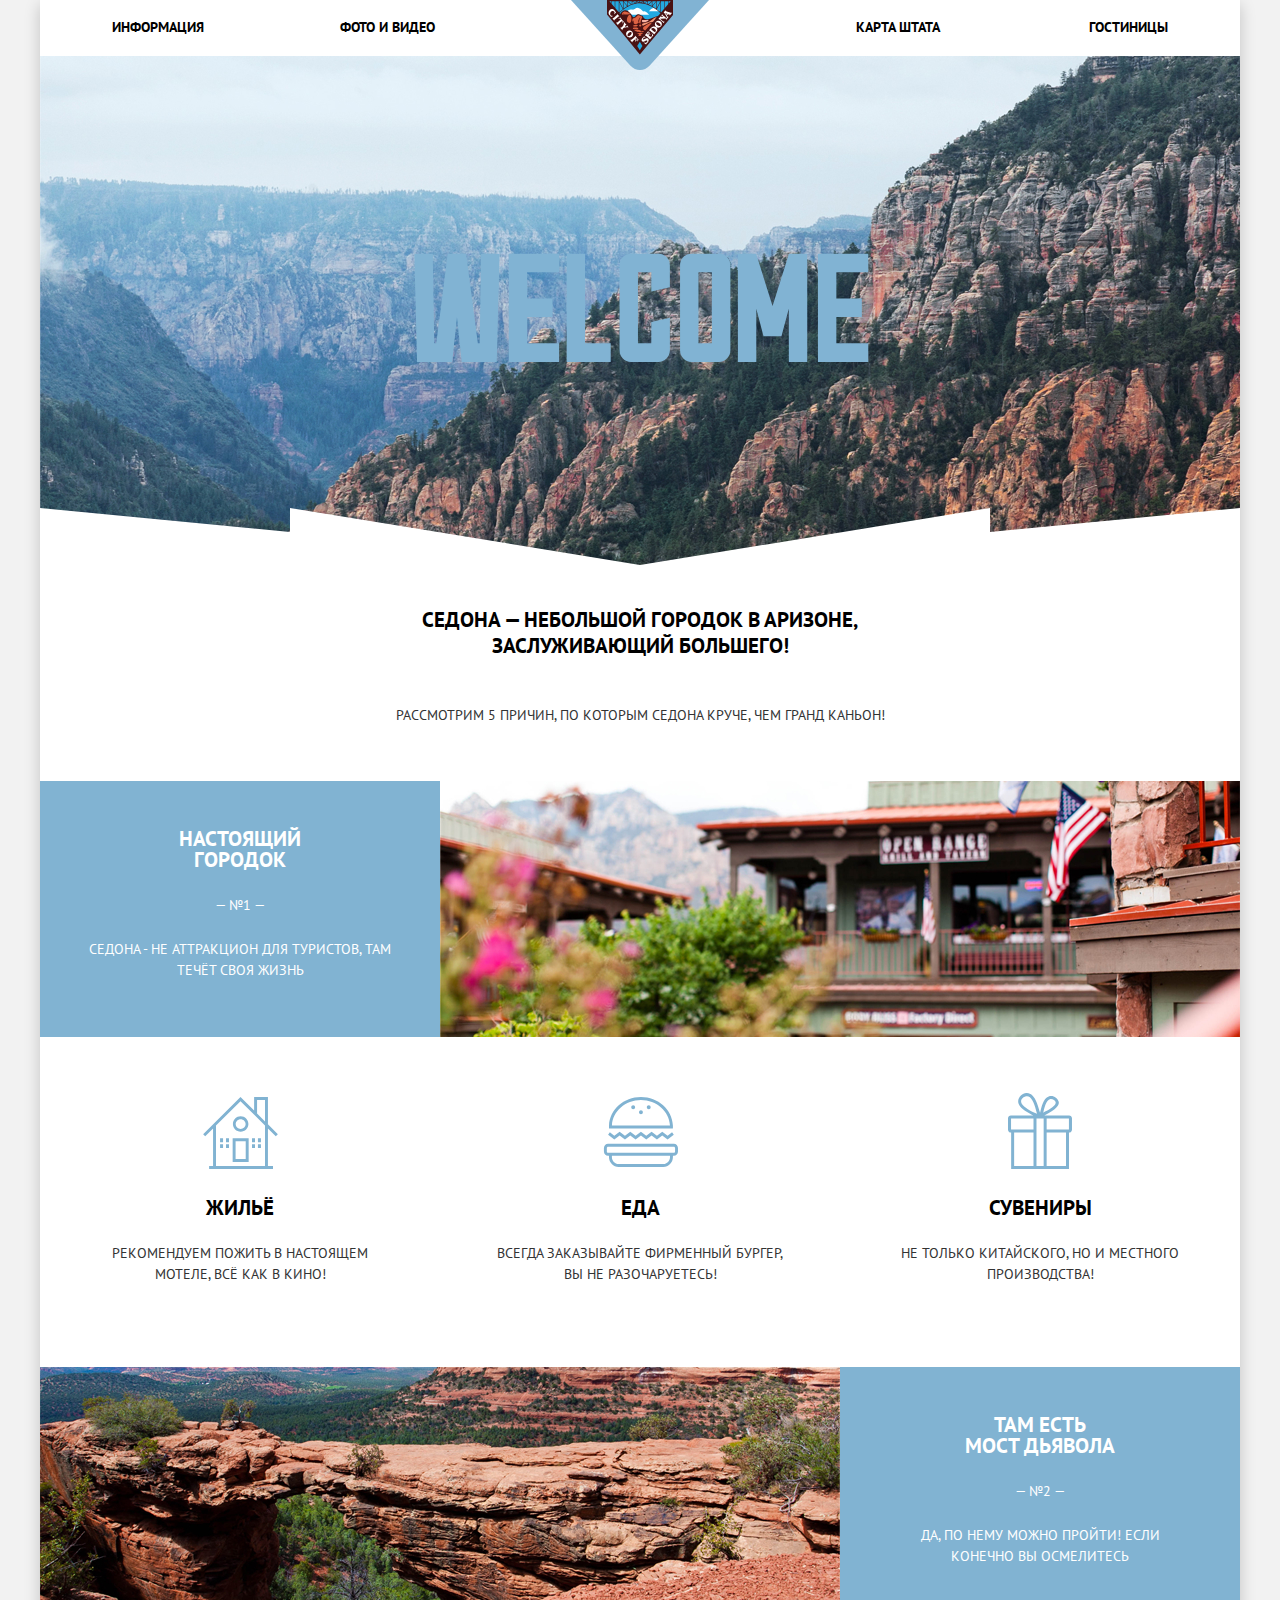
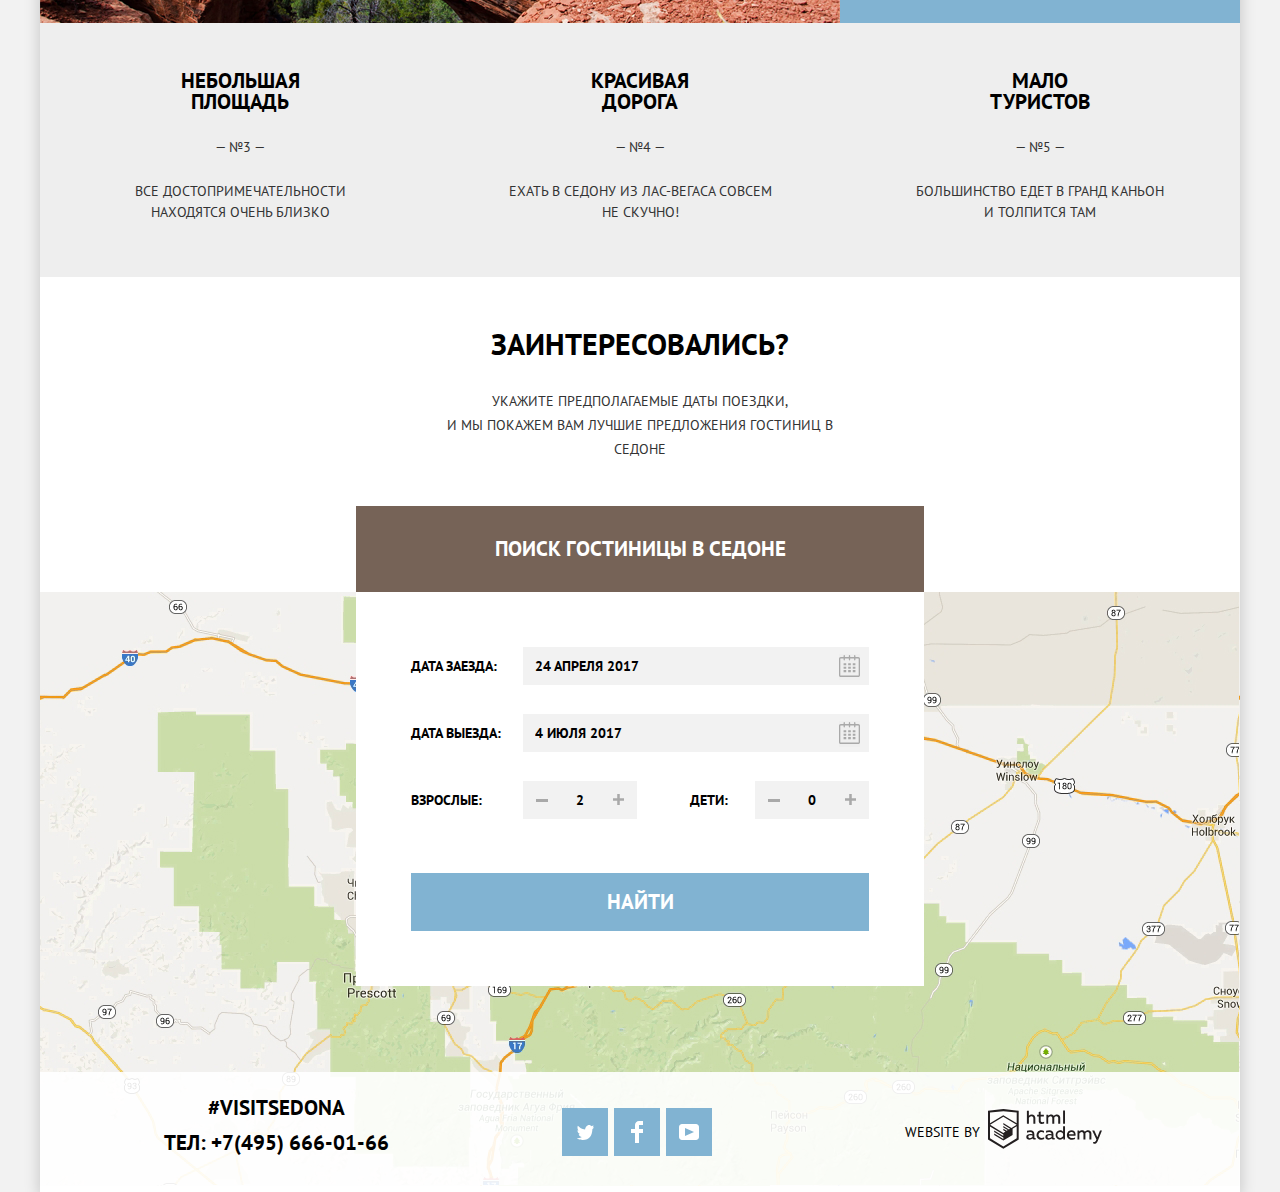
<file: index.html>
<!DOCTYPE html>
<html class="page" lang="ru">
  <head>
    <meta charset="utf-8">
    <title>HTML Academy: Седона</title>
    <link rel="stylesheet" href="css/normalize.css">
    <link rel="stylesheet" href="css/style.min.css">

    <link rel="icon" href="favicon.ico">
    <link rel="icon" href="img/favicon.svg" type="image/svg+xml">
    <link rel="apple-touch-icon" href="img/favicon180.png">
    <link rel="manifest" href="manifest.webmanifest">
  </head>

  <body class="page-body">
    <header class="main-header">
      <a class="main-header-logo" href="index.html"><img src="img/logo.svg" width="138" height="70" alt="Логотип"></a>
   		<nav class="main-navigation">
   			<ul class="site-navigation">
   				<li class="left"><a href="blank.html">Информация</a></li>
   				<li class="left"><a href="blank.html">Фото и видео</a></li>
   				<li class="right"><a href="blank.html">Карта штата</a></li>
   				<li class="right"><a href="catalog.html">Гостиницы</a></li>
   			</ul>
   		</nav>
    </header>

    <main class="container">
      <h1 class="visually-hidden">Седона</h1>
   		<div class="welcome">
   			<img src="img/welcome.svg" width="457" height="351" alt="welcome to the gorgeous Sedona">
   		</div>

   		<section class="features">
        <header class="features-header">
   				<h2 class="slogan">Седона — небольшой городок в Аризоне,<br>заслуживающий большего!</h2>
   				<p class="features-header-text">Рассмотрим 5 причин, по которым Седона круче, чем гранд каньон!</p>
        </header>
   				<ul class="features-list">
   					<li class="feature-item-with-img">
              <div class="feature-item">
   					    <h3 class="feature-tittle feature-tittle-with-img">Настоящий городок</h3>
   					    <p class="feature-number">— №1 —</p>
   					    <p class="feature-description">Седона - не аттракцион для туристов, там течёт своя жизнь</p>
              </div>
   					  <img class="real-town-img" src="img/sedona_town.jpg" width="800" height="256" alt="город Седона">
   						<ul class="features-town-list">
   							<li class="feature-town-item house">
   								<h3 class="feature-tittle feature-town-tittle">Жильё</h3>
   								<p class="feature-description">Рекомендуем пожить в настоящем мотеле, всё как в кино!</p>
   							</li>
   							<li class="feature-town-item food">
   								<h3 class="feature-tittle feature-town-tittle">Еда</h3>
   								<p class="feature-description">Всегда заказывайте фирменный бургер, вы не разочаруетесь!</p>
   							</li>
   							<li class="feature-town-item souvenirs">
   								<h3 class="feature-tittle feature-town-tittle">Сувениры</h3>
   								<p class="feature-description">Не только китайского, но и местного производства!</p>
   							</li>
						</ul>
   					</li>
   					<li class="feature-item-with-img">
              <img class="devils-bridge-img" src="img/devils_bridge.jpg" width="800" height="256" alt="мост дьявола">
              <div class="feature-item">
   					    <h3 class="feature-tittle feature-tittle-with-img">Там есть<br>Мост Дьявола</h3>
   					    <p class="feature-number">— №2 —</p>
   					    <p class="feature-description">Да, по нему можно пройти! Если конечно вы осмелитесь</p>
              </div>
   					</li>
   					<li class="feature-item">
   						<h3 class="feature-tittle">Небольшая площадь</h3>
   						<p class="feature-number">— №3 —</p>
   						<p class="feature-description">все достопримечательности<br>находятся очень близко</p>
   					</li>
   					<li class="feature-item">
   						<h3 class="feature-tittle">Красивая дорога</h3>
   						<p class="feature-number">— №4 —</p>
   						<p class="feature-description">ехать в седону из лас-вегаса совсем<br>не скучно!</p>
   					</li>
   					<li class="feature-item">
   						<h3 class="feature-tittle">Мало туристов</h3>
   						<p class="feature-number">— №5 —</p>
   						<p class="feature-description">большинство едет в гранд каньон<br>и толпится там</p>
   					</li>
   				</ul>
   		</section>

   		<section class="search-for-hotels">
   			<h2 class="visually-hidden">Поиск гостиницы в Седоне</h2>
   			<p class="search-question">Заинтересовались?</p>
   			<p class="search-text">укажите предполагаемые даты поездки,<br>и мы покажем вам лучшие предложения гостиниц в седоне</p>
   			<button type="button" class="button search-for-hotels-button">поиск гостиницы в седоне</button>
      </section>

      <section class="search-form-section">
        <h2 class="visually-hidden">Форма для поиска гостиниц</h2>
        <form class="search-form show-form" method="get" action="http://echo.htmlacademy.ru/">
          <div class="date">
            <label for="date-in">Дата заезда:</label>
            <input type="text" name="date-in" id="date-in" value="24 апреля 2017">
            <button class="form-button calendar" type="button" aria-label="Открыть календарь" tabindex="0">
              <svg width="21" height="23" viewBox="0 0 21 23" fill="none" xmlns="http://www.w3.org/2000/svg">
                <path fill-rule="evenodd" clip-rule="evenodd" d="M16.406 3.02498H19.251C20.217 3.02498 21 3.84698 21 4.86198V21.164C21 22.179 20.217 23 19.251 23H1.75C0.784 23 0 22.179 0 21.164V4.86198C0 3.84698 0.784 3.02498 1.75 3.02498H4.593V1.64798C4.593 1.26698 4.887 0.958984 5.25 0.958984C5.612 0.958984 5.906 1.26698 5.906 1.64798V3.02498H9.844V1.64798C9.844 1.26698 10.138 0.958984 10.501 0.958984C10.862 0.958984 11.156 1.26698 11.156 1.64798V3.02498H15.094V1.64798C15.094 1.26698 15.387 0.958984 15.75 0.958984C16.112 0.958984 16.406 1.26698 16.406 1.64798V3.02498ZM19.5646 21.484C19.6466 21.3979 19.691 21.2828 19.688 21.164H19.689V4.86198C19.689 4.60898 19.493 4.40298 19.252 4.40298H16.407V5.78098C16.407 6.16198 16.113 6.46998 15.751 6.46998C15.388 6.46998 15.095 6.16198 15.095 5.78098V4.40298H11.157V5.78098C11.157 6.16198 10.863 6.46998 10.502 6.46998C10.139 6.46998 9.845 6.16198 9.845 5.78098V4.40298H5.907V5.78098C5.907 6.16198 5.613 6.46998 5.251 6.46998C4.888 6.46998 4.594 6.16198 4.594 5.78098V4.40298H1.75C1.50263 4.40953 1.30696 4.61458 1.312 4.86198V21.164C1.30696 21.4114 1.50263 21.6164 1.75 21.623H19.251C19.3698 21.6201 19.4826 21.5701 19.5646 21.484Z" fill="#A9A9A9"/>
                <path fill-rule="evenodd" clip-rule="evenodd" d="M4.59399 9.2251H7.21899V11.2911H4.59399V9.2251ZM4.59399 12.6681H7.21899V14.7351H4.59399V12.6681ZM7.21899 16.1121H4.59399V18.1781H7.21899V16.1121ZM9.18799 16.1121H11.813V18.1781H9.18799V16.1121ZM11.813 12.6681H9.18799V14.7351H11.813V12.6681ZM9.18799 9.2251H11.813V11.2911H9.18799V9.2251ZM16.406 16.1121H13.781V18.1781H16.406V16.1121ZM13.781 12.6681H16.406V14.7351H13.781V12.6681ZM16.406 9.2251H13.781V11.2911H16.406V9.2251Z" fill="#A9A9A9"/>
              </svg>
            </button>
          </div>
          <div class="date">
            <label class="date" for="date-out">Дата выезда:</label>
            <input type="text" name="date-out" id="date-out" value="4 июля 2017">
            <button class="form-button calendar" type="button" aria-label="Открыть календарь" tabindex="0">
              <svg width="21" height="23" viewBox="0 0 21 23" fill="none" xmlns="http://www.w3.org/2000/svg">
                <path fill-rule="evenodd" clip-rule="evenodd" d="M16.406 3.02498H19.251C20.217 3.02498 21 3.84698 21 4.86198V21.164C21 22.179 20.217 23 19.251 23H1.75C0.784 23 0 22.179 0 21.164V4.86198C0 3.84698 0.784 3.02498 1.75 3.02498H4.593V1.64798C4.593 1.26698 4.887 0.958984 5.25 0.958984C5.612 0.958984 5.906 1.26698 5.906 1.64798V3.02498H9.844V1.64798C9.844 1.26698 10.138 0.958984 10.501 0.958984C10.862 0.958984 11.156 1.26698 11.156 1.64798V3.02498H15.094V1.64798C15.094 1.26698 15.387 0.958984 15.75 0.958984C16.112 0.958984 16.406 1.26698 16.406 1.64798V3.02498ZM19.5646 21.484C19.6466 21.3979 19.691 21.2828 19.688 21.164H19.689V4.86198C19.689 4.60898 19.493 4.40298 19.252 4.40298H16.407V5.78098C16.407 6.16198 16.113 6.46998 15.751 6.46998C15.388 6.46998 15.095 6.16198 15.095 5.78098V4.40298H11.157V5.78098C11.157 6.16198 10.863 6.46998 10.502 6.46998C10.139 6.46998 9.845 6.16198 9.845 5.78098V4.40298H5.907V5.78098C5.907 6.16198 5.613 6.46998 5.251 6.46998C4.888 6.46998 4.594 6.16198 4.594 5.78098V4.40298H1.75C1.50263 4.40953 1.30696 4.61458 1.312 4.86198V21.164C1.30696 21.4114 1.50263 21.6164 1.75 21.623H19.251C19.3698 21.6201 19.4826 21.5701 19.5646 21.484Z" fill="#A9A9A9"/>
                <path fill-rule="evenodd" clip-rule="evenodd" d="M4.59399 9.2251H7.21899V11.2911H4.59399V9.2251ZM4.59399 12.6681H7.21899V14.7351H4.59399V12.6681ZM7.21899 16.1121H4.59399V18.1781H7.21899V16.1121ZM9.18799 16.1121H11.813V18.1781H9.18799V16.1121ZM11.813 12.6681H9.18799V14.7351H11.813V12.6681ZM9.18799 9.2251H11.813V11.2911H9.18799V9.2251ZM16.406 16.1121H13.781V18.1781H16.406V16.1121ZM13.781 12.6681H16.406V14.7351H13.781V12.6681ZM16.406 9.2251H13.781V11.2911H16.406V9.2251Z" fill="#A9A9A9"/>
              </svg>
            </button>
          </div>
          <div class="persons">
            <label for="adults">Взрослые:</label>
            <div class="persons-container adults-container">
              <input type="text" name="adults" id="adults" value="2">
              <button class="form-button minus-button" type="button" aria-label="уменьшить количество взрослых">
                <svg width="12" height="3" viewBox="0 0 12 3" fill="none" xmlns="http://www.w3.org/2000/svg">
                <rect width="12" height="3" fill="#A9A9A9"/>
                </svg>
              </button>
              <button class="form-button plus-button" type="button" aria-label="увеличить количество взрослых">
                <svg width="11" height="11" viewBox="0 0 11 11" fill="none" xmlns="http://www.w3.org/2000/svg">
                <path fill-rule="evenodd" clip-rule="evenodd" d="M4.23086 6.76932V11H6.76932V6.76932H11V4.23086H6.76932V0H4.23085V4.23086H0V6.76932H4.23086Z" fill="#A9A9A9"/>
                </svg>
              </button>
            </div>
          </div>
          <div class="persons">
            <label for="children" class="persons children">Дети:</label>
              <div class="persons-container">
                <input type="text" name="children" id="children" value="0">
                <button class="form-button minus-button" type="button" aria-label="уменьшить количество детей">
                  <svg width="12" height="3" viewBox="0 0 12 3" fill="none" xmlns="http://www.w3.org/2000/svg">
                  <rect width="12" height="3" fill="#A9A9A9"/>
                  </svg>
                </button>
                <button class="form-button plus-button" type="button" aria-label="увеличить количество детей">
                  <svg width="11" height="11" viewBox="0 0 11 11" fill="none" xmlns="http://www.w3.org/2000/svg">
                  <path fill-rule="evenodd" clip-rule="evenodd" d="M4.23086 6.76932V11H6.76932V6.76932H11V4.23086H6.76932V0H4.23085V4.23086H0V6.76932H4.23086Z" fill="#A9A9A9"/>
                  </svg>
                </button>
              </div>
            </div>
          <button class="button search-button" type="submit">Найти</button>
        </form>
        	<iframe class="map" src="https://www.google.com/maps/embed?pb=!1m18!1m12!1m3!1d592911.1248448783!2d-111.99400800375905!3d34.82097973170806!2m3!1f0!2f0!3f0!3m2!1i1024!2i768!4f13.1!3m3!1m2!1s0x872da132f942b00d%3A0x5548c523fa6c8efd!2z0KHQtdC00L7QvdCwLCDQkNGA0LjQt9C-0L3QsCA4NjMzNiwg0KHQqNCQ!5e0!3m2!1sru!2sru!4v1613936323233!5m2!1sru!2sru" width="1200" height="594" title="Город Седона на карте"></iframe>
      </section>


   </main>

   <footer class="main-footer">
   		<div class="footer-contacts">
   			<p class="hashtag">#visitSEDONA</p>
   			<p class="footer-phone">ТЕЛ: <a href="tel:+74956660166">+7(495) 666-01-66</a></p>
   		</div>
   		<div class="footer-socials">
   			<ul class="socials-list">
   				<li><a class="social-button" href="#" aria-label="twitter"><svg class="social-logo" aria-hidden="true" focusable="false" width="17" height="16" viewBox="0 0 17 16" fill="none" xmlns="http://www.w3.org/2000/svg">
            <path d="M10.95 1.14409C12.635 0.648089 13.934 1.41409 14.527 2.32309C15.2 2.09209 15.858 1.84209 16.538 1.61509C16.5249 2.30145 16.2117 2.94761 15.681 3.38309C16.366 3.55309 16.985 2.89209 16.985 2.89209C16.816 3.89209 15.979 4.68009 15.422 4.91609C15.191 11.6661 12.247 16.1331 5.34498 15.9981H4.89898C4.48898 15.9981 0.734977 15.5381 0.000976562 14.1111C2.27198 14.3071 3.89398 13.6891 4.69398 12.9341C3.73398 12.6341 2.01498 12.4571 1.71498 9.98409C2.06398 10.0901 2.27898 10.2121 2.90498 10.1031C1.70498 9.24709 0.373977 8.53009 0.447977 6.33009C0.732977 6.65809 1.51498 6.86609 1.78798 6.80209C1.08498 6.56109 -0.182023 3.44209 0.893977 1.85009C2.71198 3.70409 4.62898 5.45609 8.04598 5.62309C8.25398 3.33009 9.18298 1.79309 10.95 1.14409Z" fill="white"/></svg></a>
          </li>
   				<li><a class="social-button" href="#" aria-label="facebook"><svg aria-hidden="true" focusable="false" class="social-logo" width="12" height="22" viewBox="0 0 12 22" fill="none" xmlns="http://www.w3.org/2000/svg">
              <path d="M12 4V0H8C5.79086 0 4 1.79086 4 4V8H0V12H4V22H8V12H12V8H8V4H12Z" fill="white"/>
              </svg></a>
          </li>
   				<li><a class="social-button" href="#" aria-label="youtube"><svg class="social-logo" aria-hidden="true" focusable="false" width="20" height="16" viewBox="0 0 20 16" fill="none" xmlns="http://www.w3.org/2000/svg">
            <path fill-rule="evenodd" clip-rule="evenodd" d="M3 0H17C18.65 0 20 1.35 20 3V13C20 14.65 18.65 16 17 16H3C1.35 16 0 14.65 0 13V3C0 1.35 1.35 0 3 0ZM6.027 4.002V11.998L15.014 8L6.027 4.002Z" fill="white"/>
            </svg></a>
          </li>
   			</ul>
   		</div>
   		<div class="footer-copyright">
   			<p>Website by</p>
   			<a class="htmlacademy-button" href="https://htmlacademy.ru/intensive/htmlcss" aria-label="html academy"><svg aria-hidden="true" focusable="false" width="115" height="41" viewBox="0 0 115 41" fill="none" xmlns="http://www.w3.org/2000/svg">
        <path class="htmlacademy-logo" fill-rule="evenodd" clip-rule="evenodd" d="M15.5197 1.05737H15.3509L0 2.71895V31.4945L15.3509 40.8382L30.7018 31.4945V2.71895L15.5197 1.05737ZM77.0183 2.62185H75.0876V15.7311H77.0183V2.62185ZM40.8619 2.63264V7.76843C41.6131 6.9864 42.6386 6.5436 43.7105 6.53843C44.6823 6.47908 45.6329 6.84495 46.3253 7.54479C47.0177 8.24462 47.3866 9.21244 47.3399 10.2068V15.7634H45.367V10.4658C45.4231 9.94897 45.2754 9.43059 44.9566 9.02553C44.6377 8.62047 44.174 8.36218 43.6683 8.3079H43.3518C42.3456 8.36979 41.4321 8.9295 40.9041 9.80764V15.7634H38.8995V2.63264H40.8619ZM77.0183 31.4837H75.2775V30.0595C74.4828 31.1353 73.23 31.7538 71.9119 31.7211C69.4751 31.5528 67.5825 29.4822 67.5825 26.9845C67.5825 24.4867 69.4751 22.4162 71.9119 22.2479C73.1195 22.2052 74.2818 22.7203 75.0771 23.6505V18.3205H77.0183V31.4837ZM47.0656 30.0595C47.263 30.0515 47.4583 30.0152 47.6459 29.9516V31.3866C47.2482 31.5404 46.826 31.6172 46.4009 31.6132C45.6482 31.6769 44.9394 31.2429 44.639 30.5342C43.7036 31.31 42.5302 31.7227 41.3261 31.6995C39.733 31.6995 38.256 30.804 38.256 28.9482C38.256 26.65 40.3661 25.9379 42.1702 25.9379C42.9402 25.9505 43.707 26.0408 44.4596 26.2076V25.884C44.4596 24.805 43.6578 23.9742 42.1491 23.9742C41.0585 23.9764 39.9804 24.2116 38.9839 24.6647V22.8305C40.0678 22.451 41.204 22.2506 42.3495 22.2371C44.8394 22.2371 46.3693 23.4455 46.3693 26.1753V29.4121C46.3546 29.5668 46.401 29.721 46.4981 29.8406C46.5951 29.9601 46.7349 30.035 46.8862 30.0487H47.0656V30.0595ZM40.2711 28.8403C40.298 29.229 40.4761 29.5905 40.7655 29.844C41.055 30.0974 41.4317 30.2217 41.8115 30.189H41.9275C42.8819 30.1906 43.7973 29.8022 44.4702 29.11V27.5779C43.842 27.4414 43.2026 27.3655 42.5605 27.3513C41.5055 27.3513 40.2817 27.7074 40.2817 28.8403H40.2711ZM56.0229 22.9384C55.1962 22.4632 54.2596 22.2246 53.3115 22.2479H52.9422C51.7332 22.2873 50.5891 22.8166 49.7619 23.7192C48.9347 24.6218 48.4923 25.8236 48.5321 27.06V27.5024C48.6957 30.0004 50.805 31.8921 53.2482 31.7318C54.2519 31.7555 55.2477 31.5452 56.1601 31.1168V29.2718C55.3769 29.7215 54.4945 29.9591 53.5963 29.9624C52.5199 30.0288 51.4963 29.4793 50.9385 28.5356C50.3806 27.5918 50.3806 26.4095 50.9385 25.4658C51.4963 24.522 52.5199 23.9725 53.5963 24.039C54.461 24.0357 55.3066 24.2989 56.0229 24.7942V22.9384ZM66.1514 30.0595C66.3488 30.0515 66.5441 30.0152 66.7317 29.9516V31.3866C66.334 31.5404 65.9118 31.6172 65.4867 31.6132C64.734 31.6769 64.0252 31.2429 63.7248 30.5342C62.7894 31.31 61.616 31.7227 60.4119 31.6995C58.8188 31.6995 57.3417 30.804 57.3417 28.9482C57.3417 26.65 59.4518 25.9379 61.256 25.9379C62.0259 25.9505 62.7928 26.0408 63.5454 26.2076V25.884C63.5454 24.805 62.7436 23.9742 61.2349 23.9742C60.1443 23.9764 59.0662 24.2116 58.0697 24.6647V22.8305C59.1536 22.451 60.2897 22.2506 61.4353 22.2371C63.9252 22.2371 65.455 23.4455 65.455 26.1753V29.4121C65.4404 29.5668 65.4868 29.721 65.5838 29.8406C65.6809 29.9601 65.8207 30.035 65.972 30.0487H66.1514V30.0595ZM59.855 29.8481C59.5632 29.5943 59.3837 29.2311 59.3569 28.8403H59.378C59.378 27.7074 60.5385 27.3513 61.6569 27.3513C62.299 27.3655 62.9383 27.4414 63.5665 27.5779V29.11C62.8937 29.8022 61.9782 30.1906 61.0239 30.189H60.9078C60.5263 30.2247 60.1469 30.1019 59.855 29.8481ZM69.3271 26.9305C69.3271 25.2859 70.6308 23.9526 72.239 23.9526L72.2601 24.0066C73.4742 24.0066 74.5742 24.7382 75.0665 25.8732V28.0311C74.5856 29.1871 73.4673 29.9296 72.239 29.9084C70.6308 29.9084 69.3271 28.5752 69.3271 26.9305ZM83.3486 22.2479C86.8408 22.2479 88.0541 25.1395 87.4844 27.7397H80.922C81.1436 29.3582 82.6839 30.0163 84.2876 30.0163C85.2509 30.0196 86.2027 29.8021 87.0729 29.3797V31.1061C86.0736 31.5421 84.9939 31.7519 83.9078 31.7211C81.2385 31.7211 78.8963 30.189 78.8963 26.9521C78.8362 25.7502 79.2482 24.5736 80.0408 23.6841C80.8334 22.7945 81.9408 22.2658 83.1165 22.2155H83.3486V22.2479ZM80.8693 26.1753C80.9704 24.8237 82.1216 23.8104 83.4436 23.9095H83.4858C84.1064 23.8531 84.7196 24.08 85.1612 24.5295C85.6028 24.979 85.8275 25.6051 85.7752 26.24H80.8693V26.1753ZM89.489 31.4621V22.4961H91.2298V23.575C91.9777 22.7197 93.041 22.2229 94.1628 22.2047C95.2951 22.1328 96.3712 22.7163 96.9482 23.7153C97.7407 22.8335 98.8477 22.3161 100.018 22.2803C100.952 22.2327 101.859 22.6011 102.507 23.2901C103.154 23.9792 103.478 24.9213 103.394 25.8732V31.4837H101.39V25.9271C101.437 25.4734 101.306 25.0191 101.024 24.6647C100.743 24.3104 100.336 24.0852 99.8917 24.039H99.6174C98.7512 24.0941 97.9525 24.536 97.4335 25.2474V31.4837H95.4289V25.9271C95.4728 25.47 95.3357 25.0139 95.0481 24.6611C94.7606 24.3082 94.3467 24.088 93.8991 24.0497H93.6881C92.7466 24.1344 91.8915 24.6449 91.3564 25.4416V31.5161H89.5312L89.489 31.4621ZM113.977 22.4745H111.972L109.324 29.2718L106.306 22.4853H104.196L108.417 31.5484L108.237 32.0016C107.72 33.3611 107.003 34.0516 106.053 34.0516C105.75 34.0548 105.447 34.0112 105.156 33.9221V35.6161C105.536 35.7125 105.926 35.7632 106.317 35.7671C107.646 35.7671 108.902 35.0226 109.851 32.6813L113.977 22.4745ZM52.689 6.78658V3.54974L50.7266 4.01369V6.73264H49.144V8.49132H50.7899V12.9905C50.7231 13.817 51.0244 14.6301 51.61 15.2038C52.1955 15.7775 53.0028 16.0505 53.8073 15.9468C54.5996 15.9535 55.3875 15.8259 56.139 15.5692V13.8429C55.5727 14.0781 54.9672 14.199 54.356 14.199C53.2165 14.199 52.689 13.8105 52.689 12.6237V8.5129H55.8541V6.78658H52.689ZM58.3862 15.7526V6.75421H60.1376V7.83316C60.8811 6.97655 61.9403 6.476 63.0601 6.45211C64.1624 6.38099 65.2146 6.93142 65.8032 7.88711C66.5958 7.00534 67.7028 6.48794 68.8734 6.45211C69.8138 6.41462 70.7233 6.79859 71.364 7.50353C72.0046 8.20846 72.3126 9.16418 72.2073 10.1205V15.7418H70.2028V10.1853C70.2499 9.73151 70.1184 9.27721 69.8373 8.92287C69.5561 8.56853 69.1485 8.34334 68.7046 8.29711H68.4619C67.5957 8.35228 66.797 8.7942 66.278 9.50553V15.7418H64.2734V10.1853C64.3206 9.73151 64.1891 9.27721 63.9079 8.92287C63.6268 8.56853 63.2191 8.34334 62.7752 8.29711H62.5326C61.5911 8.38181 60.736 8.89229 60.2009 9.68895V15.7634H58.3862V15.7526ZM28.6972 30.3033L28.7078 30.2968L28.6972 30.3184V30.3033ZM28.6972 18.3205V30.3033L15.3509 38.4321L2.00459 30.3184V18.5147L15.2876 26.6068V28.0311L6.18257 22.5284V23.9418L15.3404 29.5632V31.0629L6.19312 25.4955V26.9521L15.3509 32.5734L24.5826 26.9197V20.8129L28.6972 18.3205ZM28.7078 16.7776L25.0362 18.9355L23.3482 20.0145L15.3087 15.0837V16.4971L22.156 20.7266L22.0083 20.8237L20.9532 21.4063L15.2876 17.9537V19.3995L19.761 22.1184L18.706 22.8413L15.3298 20.7913V22.2047L17.5454 23.5426L15.2982 24.9021L2.11009 16.864L15.3087 8.72869L28.7078 16.7776ZM15.2876 7.27211L28.7078 15.3534V4.56395L15.3615 3.12895L2.01514 4.56395V15.3534L15.2876 7.27211Z" fill="#231F20"/>
        </svg></a>
   		</div>
   </footer>

   <script src="js/script.min.js"></script>
  </body>
</html>
</file>
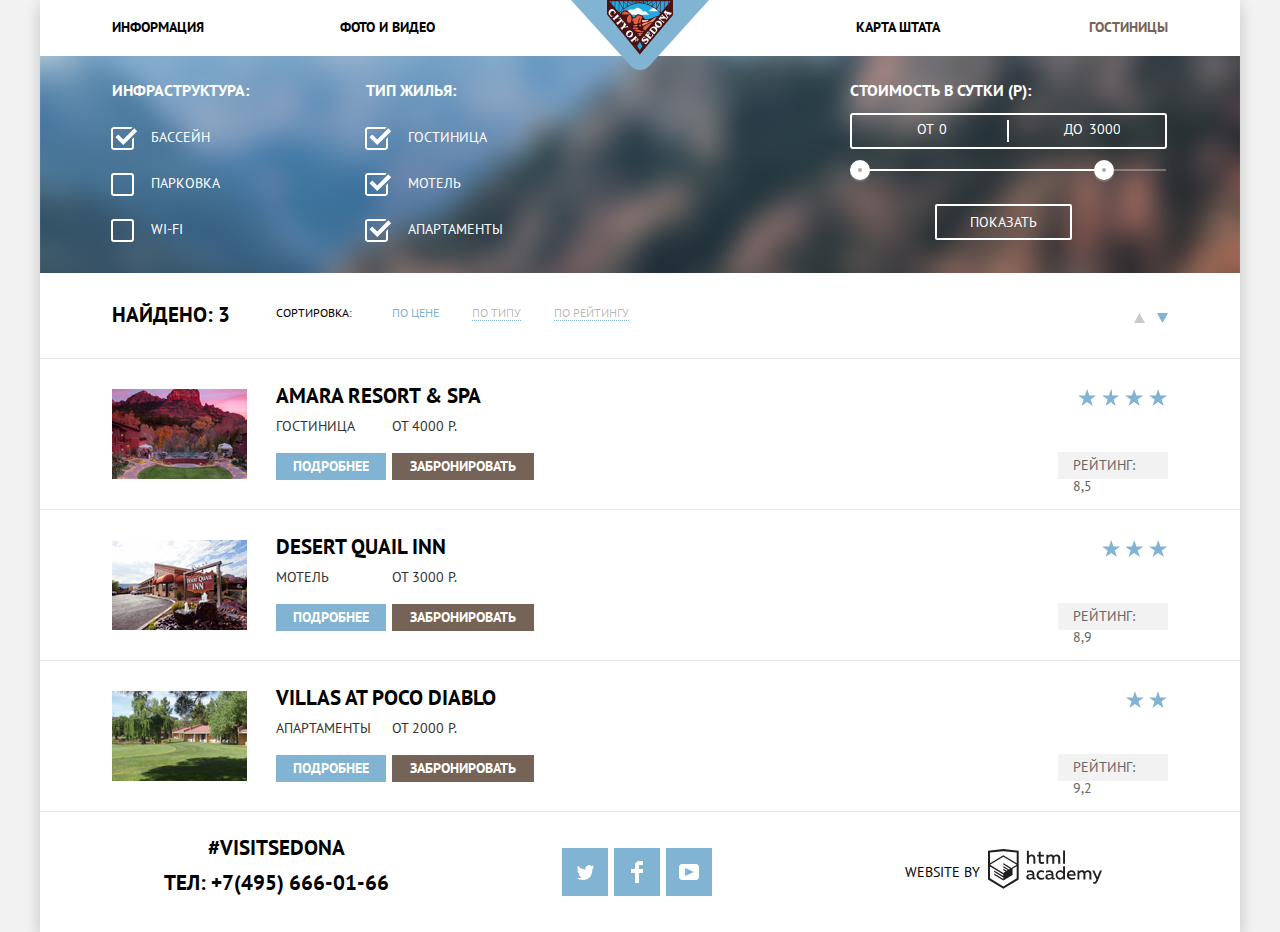
<file: catalog.html>
<!DOCTYPE html>
<html class="page" lang="ru">
  <head>
    <meta charset="utf-8">
    <title>Гостиницы в Седоне</title>
    <link rel="stylesheet" href="css/normalize.css">
    <link rel="stylesheet" href="css/style.min.css">

    <link rel="icon" href="favicon.ico">
    <link rel="icon" href="img/favicon.svg" type="image/svg+xml">
    <link rel="apple-touch-icon" href="img/favicon180.png">
    <link rel="manifest" href="manifest.webmanifest">
  </head>
  <body class="page-body" >

    <header class="main-header">
      <a class="main-header-logo" href="index.html"><img src="img/logo.svg" width="138" height="70" alt="Логотип"></a>
      <nav class="main-navigation">
        <ul class="site-navigation">
          <li class="left"><a href="blank.html">Информация</a></li>
          <li class="left"><a href="blank.html">Фото и видео</a></li>
          <li class="right"><a href="blank.html">Карта штата</a></li>
          <li class="right"><a class="site-navigation-current">Гостиницы</a></li>
        </ul>
      </nav>
    </header>

  	<main>
  		<h1 class="visually-hidden">Поиск гостиниц в седоне</h1>
  		<form class="filter" method="get" action="https://echo.htmlacademy.ru/">
  			<fieldset class="checkbox-fieldset">
  				<legend class="filter-tittle">Инфраструктура:</legend>
  				<ul class="filter-list">
  					<li>
  						<input class="visually-hidden filter-checkbox" type="checkbox" name="pool" id="pool" checked>
  						<label for="pool">Бассейн</label>
  					</li>
  					<li>
  						<input class="visually-hidden filter-checkbox" type="checkbox" name="parking" id="parking">
  						<label for="parking">Парковка</label>
  					</li>
  					<li>
  						<input class="visually-hidden filter-checkbox" type="checkbox" name="wifi" id="wifi">
  						<label for="wifi">Wi-Fi</label>
  					</li>
  				</ul>
  			</fieldset>
  			<fieldset class="checkbox-fieldset house-type">
  				<legend class="filter-tittle">Тип жилья:</legend>
  				<ul class="filter-list">
  					<li>
  						<input class="visually-hidden filter-checkbox" type="checkbox" name="hotel" id="hotel" checked>
  						<label for="hotel">Гостиница</label>
  					</li>
  					<li>
  						<input class="visually-hidden filter-checkbox" type="checkbox" name="motel" id="motel" checked>
  						<label for="motel">Мотель</label>
  					</li>
  					<li>
  						<input class="visually-hidden filter-checkbox" type="checkbox" name="apartments" id="apartments" checked>
  						<label for="apartments">Апартаменты</label>
  					</li>
          </ul>
  			</fieldset>
  			<fieldset class="price-fieldset">
  				<legend class="filter-tittle">Стоимость в сутки (Р):</legend>
            <fieldset class="input-price-number-fieldset">
      				<label for="min-price">От
      				  <input class="input-price-number" type="text" name="min-price" id="min-price" value="0">
              </label>
      				<label for="max-price">До
      				  <input class="input-price-number" type="text" name="max-price" id="max-price" value="3000">
              </label>
            </fieldset>
            <div class="range-controls">
              <div class="scale">
                <div class="bar"></div>
              </div>
              <div class="toggle min-toggle" tabindex="0"></div>
              <div class="toggle max-toggle" tabindex="0"></div>
            </div>
          <button class="filter-button" type="submit">Показать</button>
  			</fieldset>
  		</form>

  		<section class="filter-result">
  			<header class="filter-result-header">
  				<p class="filter-result-tittle">Найдено: 3</p>
  				<h2 class="sorting-tittle">Сортировка:</h2>
  				<ul class="sorting-list">
  					<li><a class="sorting-item sorting-item-current" href="#">По цене</a></li>
  					<li><a class="sorting-item" href="#">По типу</a></li>
  					<li><a class="sorting-item" href="#">По рейтингу</a></li>
  				</ul>
          <div class="sorting-buttons">
    				<a class="sorting-button" href="#">
              <span class="visually-hidden">Сортировка по возрастанию</span>
              <svg width="11" height="10" viewBox="0 0 11 10" fill="none" xmlns="http://www.w3.org/2000/svg">
                <path d="M5.5 0L0 10H11L5.5 0Z" fill="#CACACA"/>
              </svg>
            </a>
    				<a class="sorting-button sorting-button-current" href="#">
              <span class="visually-hidden">Сортировка по убыванию</span>
              <svg width="11" height="10" viewBox="0 0 11 10" fill="none" xmlns="http://www.w3.org/2000/svg">
                <path d="M5.5 10L0 0H11" fill="#CACACA"/>
              </svg>
            </a>
          </div>
  			</header>

  			<ul class="result-list">
  				<li>
  					<img src="img/amara_resort.jpg" width="135" height="90" alt="Amara Resort & Spa">
            <div class="hotel-description">
  				    <h3 class="filter-result-tittle hotel-name"><a class="hotel-link" href="#">Amara Resort & Spa</a></h3>
  				    <p>Гостиница</p>
  				    <p>От 4000 Р.</p>
  				    <a class="button more-button" href="#">Подробнее</a>
  				    <a class="button book-button" href="#">Забронировать</a>
            </div>
            <div class="rating-container">
  				    <div class="stars four-stars">
                <span class="visually-hidden">Четыре звезды</span>
              </div>
  				    <p class="rating">Рейтинг: 8,5</p>
            </div>
  				</li>
  				<li>
  					<img src="img/desert_quail_inn.jpg" width="135" height="90" alt="Desert Quail Inn">
  					<div class="hotel-description">
              <h3 class="filter-result-tittle hotel-name"><a class="hotel-link" href="#">Desert Quail Inn</a></h3>
  				    <p>Мотель</p>
  				    <p>От 3000 Р.</p>
  				    <a class="button more-button" href="#">Подробнее</a>
  				    <a class="button book-button" href="#">Забронировать</a>
  					</div>
            <div class="rating-container">
              <div class="stars three-stars">
                <span class="visually-hidden">Три звезды</span>
              </div>
  					  <p class="rating">Рейтинг: 8,9</p>
            </div>
  				</li>
  				<li>
  					<img src="img/villas_at_poco_diablo.jpg" width="135" height="90" alt="Villas at Poco Diablo">
            <div class="hotel-description">
  					  <h3 class="filter-result-tittle hotel-name"><a class="hotel-link" href="#">Villas at Poco Diablo</a></h3>
  					  <p>Апартаменты</p>
  					  <p>От 2000 Р.</p>
  					  <a class="button more-button" href="#">Подробнее</a>
  					  <a class="button book-button" href="#">Забронировать</a>
            </div>
  					<div class="rating-container">
              <div class="stars two-stars">
                <span class="visually-hidden">Две звезды</span>
              </div>
  					  <p class="rating">Рейтинг: 9,2</p>
            </div>
  				</li>
  			</ul>
  		</section>
  	</main>

  <footer class="main-footer">
      <div class="footer-contacts">
        <p class="hashtag">#visitSEDONA</p>
        <p class="footer-phone">ТЕЛ: <a href="tel:+74956660166">+7(495) 666-01-66</a></p>
      </div>
      <div class="footer-socials">
        <ul class="socials-list">
          <li><a class="social-button" href="#" aria-label="twitter"><svg class="social-logo" aria-hidden="true" focusable="false" width="17" height="16" viewBox="0 0 17 16" fill="none" xmlns="http://www.w3.org/2000/svg">
            <path d="M10.95 1.14409C12.635 0.648089 13.934 1.41409 14.527 2.32309C15.2 2.09209 15.858 1.84209 16.538 1.61509C16.5249 2.30145 16.2117 2.94761 15.681 3.38309C16.366 3.55309 16.985 2.89209 16.985 2.89209C16.816 3.89209 15.979 4.68009 15.422 4.91609C15.191 11.6661 12.247 16.1331 5.34498 15.9981H4.89898C4.48898 15.9981 0.734977 15.5381 0.000976562 14.1111C2.27198 14.3071 3.89398 13.6891 4.69398 12.9341C3.73398 12.6341 2.01498 12.4571 1.71498 9.98409C2.06398 10.0901 2.27898 10.2121 2.90498 10.1031C1.70498 9.24709 0.373977 8.53009 0.447977 6.33009C0.732977 6.65809 1.51498 6.86609 1.78798 6.80209C1.08498 6.56109 -0.182023 3.44209 0.893977 1.85009C2.71198 3.70409 4.62898 5.45609 8.04598 5.62309C8.25398 3.33009 9.18298 1.79309 10.95 1.14409Z" fill="white"/></svg></a>
          </li>
          <li><a class="social-button" href="#" aria-label="facebook"><svg aria-hidden="true" focusable="false" class="social-logo" width="12" height="22" viewBox="0 0 12 22" fill="none" xmlns="http://www.w3.org/2000/svg">
              <path d="M12 4V0H8C5.79086 0 4 1.79086 4 4V8H0V12H4V22H8V12H12V8H8V4H12Z" fill="white"/>
              </svg></a>
          </li>
          <li><a class="social-button" href="#" aria-label="youtube"><svg class="social-logo" aria-hidden="true" focusable="false" width="20" height="16" viewBox="0 0 20 16" fill="none" xmlns="http://www.w3.org/2000/svg">
            <path fill-rule="evenodd" clip-rule="evenodd" d="M3 0H17C18.65 0 20 1.35 20 3V13C20 14.65 18.65 16 17 16H3C1.35 16 0 14.65 0 13V3C0 1.35 1.35 0 3 0ZM6.027 4.002V11.998L15.014 8L6.027 4.002Z" fill="white"/>
            </svg></a>
          </li>
        </ul>
      </div>
      <div class="footer-copyright">
        <p>Website by</p>
        <a class="htmlacademy-button" href="https://htmlacademy.ru/intensive/htmlcss" aria-label="html academy"><svg aria-hidden="true" focusable="false" width="115" height="41" viewBox="0 0 115 41" fill="none" xmlns="http://www.w3.org/2000/svg">
        <path class="htmlacademy-logo" fill-rule="evenodd" clip-rule="evenodd" d="M15.5197 1.05737H15.3509L0 2.71895V31.4945L15.3509 40.8382L30.7018 31.4945V2.71895L15.5197 1.05737ZM77.0183 2.62185H75.0876V15.7311H77.0183V2.62185ZM40.8619 2.63264V7.76843C41.6131 6.9864 42.6386 6.5436 43.7105 6.53843C44.6823 6.47908 45.6329 6.84495 46.3253 7.54479C47.0177 8.24462 47.3866 9.21244 47.3399 10.2068V15.7634H45.367V10.4658C45.4231 9.94897 45.2754 9.43059 44.9566 9.02553C44.6377 8.62047 44.174 8.36218 43.6683 8.3079H43.3518C42.3456 8.36979 41.4321 8.9295 40.9041 9.80764V15.7634H38.8995V2.63264H40.8619ZM77.0183 31.4837H75.2775V30.0595C74.4828 31.1353 73.23 31.7538 71.9119 31.7211C69.4751 31.5528 67.5825 29.4822 67.5825 26.9845C67.5825 24.4867 69.4751 22.4162 71.9119 22.2479C73.1195 22.2052 74.2818 22.7203 75.0771 23.6505V18.3205H77.0183V31.4837ZM47.0656 30.0595C47.263 30.0515 47.4583 30.0152 47.6459 29.9516V31.3866C47.2482 31.5404 46.826 31.6172 46.4009 31.6132C45.6482 31.6769 44.9394 31.2429 44.639 30.5342C43.7036 31.31 42.5302 31.7227 41.3261 31.6995C39.733 31.6995 38.256 30.804 38.256 28.9482C38.256 26.65 40.3661 25.9379 42.1702 25.9379C42.9402 25.9505 43.707 26.0408 44.4596 26.2076V25.884C44.4596 24.805 43.6578 23.9742 42.1491 23.9742C41.0585 23.9764 39.9804 24.2116 38.9839 24.6647V22.8305C40.0678 22.451 41.204 22.2506 42.3495 22.2371C44.8394 22.2371 46.3693 23.4455 46.3693 26.1753V29.4121C46.3546 29.5668 46.401 29.721 46.4981 29.8406C46.5951 29.9601 46.7349 30.035 46.8862 30.0487H47.0656V30.0595ZM40.2711 28.8403C40.298 29.229 40.4761 29.5905 40.7655 29.844C41.055 30.0974 41.4317 30.2217 41.8115 30.189H41.9275C42.8819 30.1906 43.7973 29.8022 44.4702 29.11V27.5779C43.842 27.4414 43.2026 27.3655 42.5605 27.3513C41.5055 27.3513 40.2817 27.7074 40.2817 28.8403H40.2711ZM56.0229 22.9384C55.1962 22.4632 54.2596 22.2246 53.3115 22.2479H52.9422C51.7332 22.2873 50.5891 22.8166 49.7619 23.7192C48.9347 24.6218 48.4923 25.8236 48.5321 27.06V27.5024C48.6957 30.0004 50.805 31.8921 53.2482 31.7318C54.2519 31.7555 55.2477 31.5452 56.1601 31.1168V29.2718C55.3769 29.7215 54.4945 29.9591 53.5963 29.9624C52.5199 30.0288 51.4963 29.4793 50.9385 28.5356C50.3806 27.5918 50.3806 26.4095 50.9385 25.4658C51.4963 24.522 52.5199 23.9725 53.5963 24.039C54.461 24.0357 55.3066 24.2989 56.0229 24.7942V22.9384ZM66.1514 30.0595C66.3488 30.0515 66.5441 30.0152 66.7317 29.9516V31.3866C66.334 31.5404 65.9118 31.6172 65.4867 31.6132C64.734 31.6769 64.0252 31.2429 63.7248 30.5342C62.7894 31.31 61.616 31.7227 60.4119 31.6995C58.8188 31.6995 57.3417 30.804 57.3417 28.9482C57.3417 26.65 59.4518 25.9379 61.256 25.9379C62.0259 25.9505 62.7928 26.0408 63.5454 26.2076V25.884C63.5454 24.805 62.7436 23.9742 61.2349 23.9742C60.1443 23.9764 59.0662 24.2116 58.0697 24.6647V22.8305C59.1536 22.451 60.2897 22.2506 61.4353 22.2371C63.9252 22.2371 65.455 23.4455 65.455 26.1753V29.4121C65.4404 29.5668 65.4868 29.721 65.5838 29.8406C65.6809 29.9601 65.8207 30.035 65.972 30.0487H66.1514V30.0595ZM59.855 29.8481C59.5632 29.5943 59.3837 29.2311 59.3569 28.8403H59.378C59.378 27.7074 60.5385 27.3513 61.6569 27.3513C62.299 27.3655 62.9383 27.4414 63.5665 27.5779V29.11C62.8937 29.8022 61.9782 30.1906 61.0239 30.189H60.9078C60.5263 30.2247 60.1469 30.1019 59.855 29.8481ZM69.3271 26.9305C69.3271 25.2859 70.6308 23.9526 72.239 23.9526L72.2601 24.0066C73.4742 24.0066 74.5742 24.7382 75.0665 25.8732V28.0311C74.5856 29.1871 73.4673 29.9296 72.239 29.9084C70.6308 29.9084 69.3271 28.5752 69.3271 26.9305ZM83.3486 22.2479C86.8408 22.2479 88.0541 25.1395 87.4844 27.7397H80.922C81.1436 29.3582 82.6839 30.0163 84.2876 30.0163C85.2509 30.0196 86.2027 29.8021 87.0729 29.3797V31.1061C86.0736 31.5421 84.9939 31.7519 83.9078 31.7211C81.2385 31.7211 78.8963 30.189 78.8963 26.9521C78.8362 25.7502 79.2482 24.5736 80.0408 23.6841C80.8334 22.7945 81.9408 22.2658 83.1165 22.2155H83.3486V22.2479ZM80.8693 26.1753C80.9704 24.8237 82.1216 23.8104 83.4436 23.9095H83.4858C84.1064 23.8531 84.7196 24.08 85.1612 24.5295C85.6028 24.979 85.8275 25.6051 85.7752 26.24H80.8693V26.1753ZM89.489 31.4621V22.4961H91.2298V23.575C91.9777 22.7197 93.041 22.2229 94.1628 22.2047C95.2951 22.1328 96.3712 22.7163 96.9482 23.7153C97.7407 22.8335 98.8477 22.3161 100.018 22.2803C100.952 22.2327 101.859 22.6011 102.507 23.2901C103.154 23.9792 103.478 24.9213 103.394 25.8732V31.4837H101.39V25.9271C101.437 25.4734 101.306 25.0191 101.024 24.6647C100.743 24.3104 100.336 24.0852 99.8917 24.039H99.6174C98.7512 24.0941 97.9525 24.536 97.4335 25.2474V31.4837H95.4289V25.9271C95.4728 25.47 95.3357 25.0139 95.0481 24.6611C94.7606 24.3082 94.3467 24.088 93.8991 24.0497H93.6881C92.7466 24.1344 91.8915 24.6449 91.3564 25.4416V31.5161H89.5312L89.489 31.4621ZM113.977 22.4745H111.972L109.324 29.2718L106.306 22.4853H104.196L108.417 31.5484L108.237 32.0016C107.72 33.3611 107.003 34.0516 106.053 34.0516C105.75 34.0548 105.447 34.0112 105.156 33.9221V35.6161C105.536 35.7125 105.926 35.7632 106.317 35.7671C107.646 35.7671 108.902 35.0226 109.851 32.6813L113.977 22.4745ZM52.689 6.78658V3.54974L50.7266 4.01369V6.73264H49.144V8.49132H50.7899V12.9905C50.7231 13.817 51.0244 14.6301 51.61 15.2038C52.1955 15.7775 53.0028 16.0505 53.8073 15.9468C54.5996 15.9535 55.3875 15.8259 56.139 15.5692V13.8429C55.5727 14.0781 54.9672 14.199 54.356 14.199C53.2165 14.199 52.689 13.8105 52.689 12.6237V8.5129H55.8541V6.78658H52.689ZM58.3862 15.7526V6.75421H60.1376V7.83316C60.8811 6.97655 61.9403 6.476 63.0601 6.45211C64.1624 6.38099 65.2146 6.93142 65.8032 7.88711C66.5958 7.00534 67.7028 6.48794 68.8734 6.45211C69.8138 6.41462 70.7233 6.79859 71.364 7.50353C72.0046 8.20846 72.3126 9.16418 72.2073 10.1205V15.7418H70.2028V10.1853C70.2499 9.73151 70.1184 9.27721 69.8373 8.92287C69.5561 8.56853 69.1485 8.34334 68.7046 8.29711H68.4619C67.5957 8.35228 66.797 8.7942 66.278 9.50553V15.7418H64.2734V10.1853C64.3206 9.73151 64.1891 9.27721 63.9079 8.92287C63.6268 8.56853 63.2191 8.34334 62.7752 8.29711H62.5326C61.5911 8.38181 60.736 8.89229 60.2009 9.68895V15.7634H58.3862V15.7526ZM28.6972 30.3033L28.7078 30.2968L28.6972 30.3184V30.3033ZM28.6972 18.3205V30.3033L15.3509 38.4321L2.00459 30.3184V18.5147L15.2876 26.6068V28.0311L6.18257 22.5284V23.9418L15.3404 29.5632V31.0629L6.19312 25.4955V26.9521L15.3509 32.5734L24.5826 26.9197V20.8129L28.6972 18.3205ZM28.7078 16.7776L25.0362 18.9355L23.3482 20.0145L15.3087 15.0837V16.4971L22.156 20.7266L22.0083 20.8237L20.9532 21.4063L15.2876 17.9537V19.3995L19.761 22.1184L18.706 22.8413L15.3298 20.7913V22.2047L17.5454 23.5426L15.2982 24.9021L2.11009 16.864L15.3087 8.72869L28.7078 16.7776ZM15.2876 7.27211L28.7078 15.3534V4.56395L15.3615 3.12895L2.01514 4.56395V15.3534L15.2876 7.27211Z" fill="#231F20"/>
        </svg></a>
      </div>
    </footer>
  </body>





  </html>
</file>
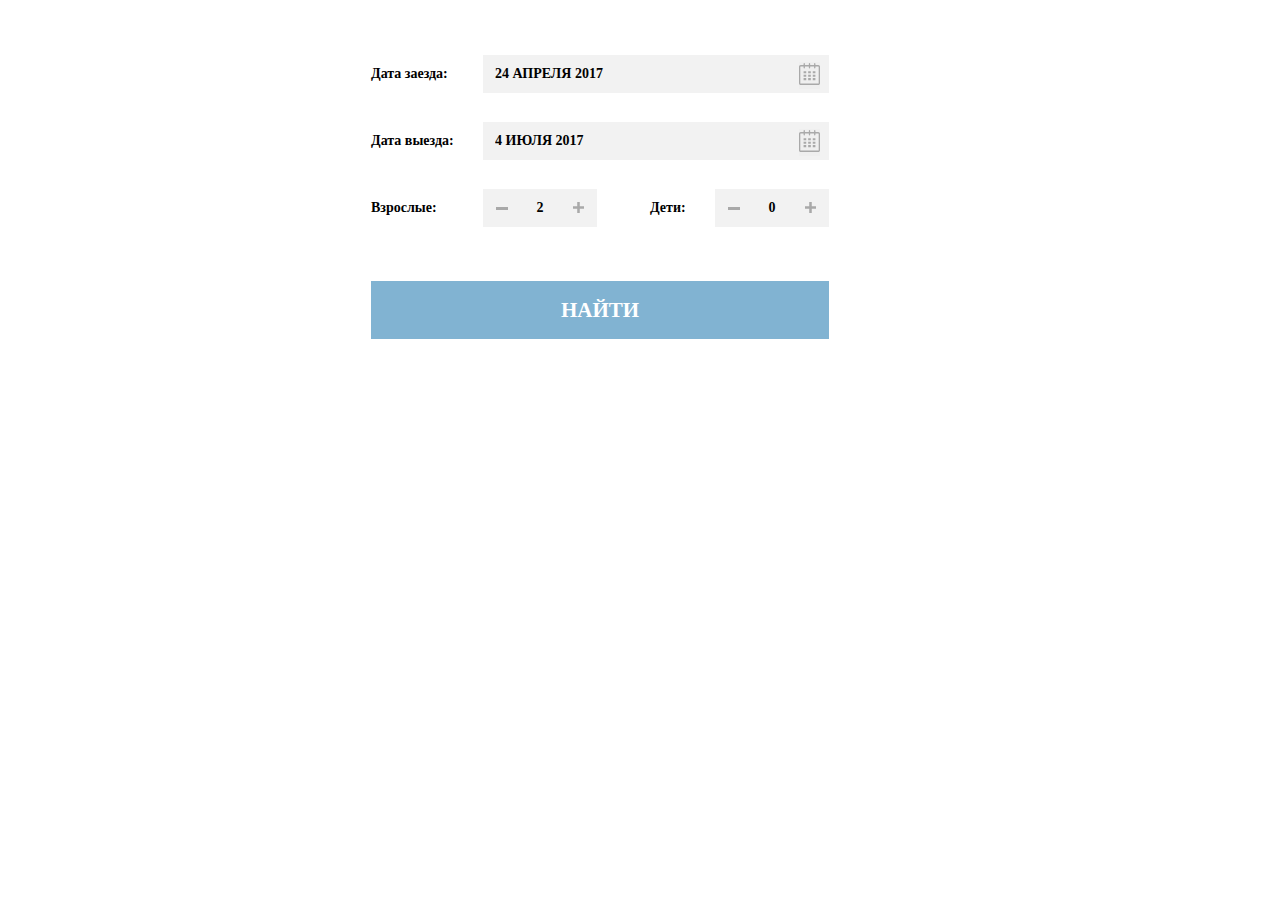
<file: search-form.html>
<!DOCTYPE html>
<html>
<head>
  <meta charset="utf-8">
  <title>Поиск гостиниц в Седоне</title>
  <link rel="stylesheet" href="css/normalize.css">
    <link rel="stylesheet" href="css/style.css">

    <link rel="icon" href="favicon.ico">
    <link rel="icon" href="img/favicon.svg" type="image/svg+xml">
    <link rel="apple-touch-icon" href="img/favicon180.png">
    <link rel="manifest" href="manifest.webmanifest">
</head>
<body>
  <h1 class="visually-hidden">Форма для поиска гостиниц</h1>
  <form class="search-form show-form" method="get" action="http://echo.htmlacademy.ru/">
    <div class="date">
      <label for="date-in">Дата заезда:</label>
      <input type="text" name="date-in" id="date-in" value="24 апреля 2017">
        <button class="form-button calendar" type="button" aria-label="Открыть календарь" tabindex="0">
          <svg width="21" height="23" viewBox="0 0 21 23" fill="none" xmlns="http://www.w3.org/2000/svg">
            <path fill-rule="evenodd" clip-rule="evenodd" d="M16.406 3.02498H19.251C20.217 3.02498 21 3.84698 21 4.86198V21.164C21 22.179 20.217 23 19.251 23H1.75C0.784 23 0 22.179 0 21.164V4.86198C0 3.84698 0.784 3.02498 1.75 3.02498H4.593V1.64798C4.593 1.26698 4.887 0.958984 5.25 0.958984C5.612 0.958984 5.906 1.26698 5.906 1.64798V3.02498H9.844V1.64798C9.844 1.26698 10.138 0.958984 10.501 0.958984C10.862 0.958984 11.156 1.26698 11.156 1.64798V3.02498H15.094V1.64798C15.094 1.26698 15.387 0.958984 15.75 0.958984C16.112 0.958984 16.406 1.26698 16.406 1.64798V3.02498ZM19.5646 21.484C19.6466 21.3979 19.691 21.2828 19.688 21.164H19.689V4.86198C19.689 4.60898 19.493 4.40298 19.252 4.40298H16.407V5.78098C16.407 6.16198 16.113 6.46998 15.751 6.46998C15.388 6.46998 15.095 6.16198 15.095 5.78098V4.40298H11.157V5.78098C11.157 6.16198 10.863 6.46998 10.502 6.46998C10.139 6.46998 9.845 6.16198 9.845 5.78098V4.40298H5.907V5.78098C5.907 6.16198 5.613 6.46998 5.251 6.46998C4.888 6.46998 4.594 6.16198 4.594 5.78098V4.40298H1.75C1.50263 4.40953 1.30696 4.61458 1.312 4.86198V21.164C1.30696 21.4114 1.50263 21.6164 1.75 21.623H19.251C19.3698 21.6201 19.4826 21.5701 19.5646 21.484Z" fill="#A9A9A9"/>
            <path fill-rule="evenodd" clip-rule="evenodd" d="M4.59399 9.2251H7.21899V11.2911H4.59399V9.2251ZM4.59399 12.6681H7.21899V14.7351H4.59399V12.6681ZM7.21899 16.1121H4.59399V18.1781H7.21899V16.1121ZM9.18799 16.1121H11.813V18.1781H9.18799V16.1121ZM11.813 12.6681H9.18799V14.7351H11.813V12.6681ZM9.18799 9.2251H11.813V11.2911H9.18799V9.2251ZM16.406 16.1121H13.781V18.1781H16.406V16.1121ZM13.781 12.6681H16.406V14.7351H13.781V12.6681ZM16.406 9.2251H13.781V11.2911H16.406V9.2251Z" fill="#A9A9A9"/>
          </svg>
        </button>
    </div>
    <div class="date">
      <label class="date" for="date-out">Дата выезда:</label>
      <input type="text" name="date-out" id="date-out" value="4 июля 2017">
      <button class="form-button calendar" type="button" aria-label="Открыть календарь" tabindex="0">
        <svg width="21" height="23" viewBox="0 0 21 23" fill="none" xmlns="http://www.w3.org/2000/svg">
          <path fill-rule="evenodd" clip-rule="evenodd" d="M16.406 3.02498H19.251C20.217 3.02498 21 3.84698 21 4.86198V21.164C21 22.179 20.217 23 19.251 23H1.75C0.784 23 0 22.179 0 21.164V4.86198C0 3.84698 0.784 3.02498 1.75 3.02498H4.593V1.64798C4.593 1.26698 4.887 0.958984 5.25 0.958984C5.612 0.958984 5.906 1.26698 5.906 1.64798V3.02498H9.844V1.64798C9.844 1.26698 10.138 0.958984 10.501 0.958984C10.862 0.958984 11.156 1.26698 11.156 1.64798V3.02498H15.094V1.64798C15.094 1.26698 15.387 0.958984 15.75 0.958984C16.112 0.958984 16.406 1.26698 16.406 1.64798V3.02498ZM19.5646 21.484C19.6466 21.3979 19.691 21.2828 19.688 21.164H19.689V4.86198C19.689 4.60898 19.493 4.40298 19.252 4.40298H16.407V5.78098C16.407 6.16198 16.113 6.46998 15.751 6.46998C15.388 6.46998 15.095 6.16198 15.095 5.78098V4.40298H11.157V5.78098C11.157 6.16198 10.863 6.46998 10.502 6.46998C10.139 6.46998 9.845 6.16198 9.845 5.78098V4.40298H5.907V5.78098C5.907 6.16198 5.613 6.46998 5.251 6.46998C4.888 6.46998 4.594 6.16198 4.594 5.78098V4.40298H1.75C1.50263 4.40953 1.30696 4.61458 1.312 4.86198V21.164C1.30696 21.4114 1.50263 21.6164 1.75 21.623H19.251C19.3698 21.6201 19.4826 21.5701 19.5646 21.484Z" fill="#A9A9A9"/>
          <path fill-rule="evenodd" clip-rule="evenodd" d="M4.59399 9.2251H7.21899V11.2911H4.59399V9.2251ZM4.59399 12.6681H7.21899V14.7351H4.59399V12.6681ZM7.21899 16.1121H4.59399V18.1781H7.21899V16.1121ZM9.18799 16.1121H11.813V18.1781H9.18799V16.1121ZM11.813 12.6681H9.18799V14.7351H11.813V12.6681ZM9.18799 9.2251H11.813V11.2911H9.18799V9.2251ZM16.406 16.1121H13.781V18.1781H16.406V16.1121ZM13.781 12.6681H16.406V14.7351H13.781V12.6681ZM16.406 9.2251H13.781V11.2911H16.406V9.2251Z" fill="#A9A9A9"/>
        </svg>
      </button>
    </div>
    <div class="persons">
      <label for="adults">Взрослые:</label>
      <div class="persons-container adults-container">
        <input type="text" name="adults" id="adults" value="2">
        <button class="form-button minus-button" type="button" aria-label="уменьшить количество взрослых">
          <svg width="12" height="3" viewBox="0 0 12 3" fill="none" xmlns="http://www.w3.org/2000/svg">
          <rect width="12" height="3" fill="#A9A9A9"/>
          </svg>
        </button>
        <button class="form-button plus-button" type="button" aria-label="увеличить количество взрослых">
          <svg width="11" height="11" viewBox="0 0 11 11" fill="none" xmlns="http://www.w3.org/2000/svg">
          <path fill-rule="evenodd" clip-rule="evenodd" d="M4.23086 6.76932V11H6.76932V6.76932H11V4.23086H6.76932V0H4.23085V4.23086H0V6.76932H4.23086Z" fill="#A9A9A9"/>
          </svg>
        </button>
      </div>
    </div>
    <div class="persons">
      <label for="children" class="persons children">Дети:</label>
        <div class="persons-container">
          <input type="text" name="children" id="children" value="0">
          <button class="form-button minus-button" type="button" aria-label="уменьшить количество детей">
            <svg width="12" height="3" viewBox="0 0 12 3" fill="none" xmlns="http://www.w3.org/2000/svg">
            <rect width="12" height="3" fill="#A9A9A9"/>
            </svg>
          </button>
          <button class="form-button plus-button" type="button" aria-label="увеличить количество детей">
            <svg width="11" height="11" viewBox="0 0 11 11" fill="none" xmlns="http://www.w3.org/2000/svg">
            <path fill-rule="evenodd" clip-rule="evenodd" d="M4.23086 6.76932V11H6.76932V6.76932H11V4.23086H6.76932V0H4.23085V4.23086H0V6.76932H4.23086Z" fill="#A9A9A9"/>
            </svg>
          </button>
        </div>
      </div>
    <button class="button search-button" type="submit">Найти</button>
  </form>
</body>
</html>
</file>
<file: css/style.css>
/* Fonts */

@font-face {
  font-family: "PT Sans";
  src: url("../fonts/PTSans.woff2"), url("../fonts/PTSans.woff");
  font-weight: 400;
  font-style: normal;
}

@font-face {
  font-family: "PT Sans";
  src: url("../fonts/PTSans-Bold.woff2"), url("../fonts/PTSans-Bold.woff");
  font-weight: 700;
  font-style: normal;
}

/* Variables */
:root{
  --basic-black: #000000;
  --opacity-black: rgba(0,0,0,0.3);
  --basic-dark: #333333;
  --basic-white: #ffffff;
  --basic-blue: #81b3d2;
  --basic-gray: #eeeeee;
  --basic-brown: #766357;
  --background-blue: #dbeaf3;
  --dark-brown: #604e43;
  --darkest-brown: #503e33;
  --opacity-white: rgba(255,255,255,0.3);
  --footer-white: rgba(255, 255, 255, 0.9);
  --dark-blue: #669ec0;
  --darkest-blue: #5496bd;
  --rating-gray: #666666;
  --light-gray: #f2f2f2;
  --active-logo-gray: #bdbbbc;
  --filter-toggle-gray: #ababab;
  --toggle-shadow: rgba(171,171,171, 0.3);
  --line-gray: #e5e5e5;
  --form-button: #a9a9a9;
  --form-input-hover: #ebebeb;
  --map-background: #f2f1ef;
  --site-shadow: rgba(0, 1, 1, 0.2);
  --disabled-checkbox: #6a6a6a;
}

/* Global */

.page {
  background-color: var(--light-gray);
}

.page-body {
  width: 1200px;
  margin: 0 auto;
  font-family: "PT Sans", "Calibri", sans-serif;
  font-weight: 400;
  color: var(--basic-dark);
  font-size: 14px;
  line-height: 21px;
  text-transform: uppercase;
  background-color: var(--basic-white);
  box-shadow: 0px 5px 15px var(--site-shadow);
  min-height: 100%;
  display: grid;
  grid-template-rows: min-content 1fr min-content;
}

a {
  text-decoration: none;
  color: var(--basic-black);
}

img {
  max-width: 100%;
}

/* Grid */

.page {
  height: 100%;
}

.visually-hidden {
  position: absolute;
  width: 1px;
  height: 1px;
  margin: -1px;
  border: 0;
  padding: 0;
  white-space: nowrap;
  clip: rect(0, 0, 0, 0);
  overflow: hidden;
}

/* Main navigation */
.main-header {
  position: relative;
}

.main-header-logo {
  position: absolute;
  left: 50%;
  transform: translateX(-50%);
  z-index: 1;
}

.main-navigation {
  font-weight: 700;
  font-size: 14px;
  line-height: 26px;
  padding: 14px 72px 16px 72px;
}

.site-navigation {
  list-style: none;
  padding-left: 0px;
  display: flex;
  margin: 0px;
}

.site-navigation li {
  width:  228px;
}

.left {
  text-align: left;
}

.right {
  text-align: right;
}

.site-navigation li:nth-child(2) {
  margin-right: auto;
}

.site-navigation a:hover:not(.site-navigation-current) {
  color: var(--basic-blue);
}

.site-navigation a:active:not(.site-navigation-current) {
  opacity: 0.3;
}

.site-navigation-current {
  color: var(--basic-brown);
}


/* Index */

/* Welcome */

.welcome {
  position: relative;
  background-color: var(--background-blue);
  background-image: url("../img/index_background_photo.jpg");
  background-repeat: no-repeat;
  text-align: center;
  width: 100%;
  height: 509px;
}

.welcome::after {
  display: block;
  content: "";
  background-image: url("../img/shape.svg");
  background-size: cover;
  width: 1200px;
  height: 57px;
  position: absolute;
  top: 452px;
  left: 0px;
}

.welcome img {
  position: relative;
  top: 77px;
}

/* Features */

.features {
  position: relative;
  z-index: 2;
}

.features-header {
  text-align: center;
  padding-top:  42px;
  padding-bottom: 55px;
}

.slogan {
  font-size: 21px;
  line-height: 26px;
  font-weight: 700;
  color: var(--basic-black);
  margin-top: 0px;
  margin-bottom: 46px;
}

.features-header-text {
  margin: 0px;
}

.features-list {
  list-style: none;
  padding: 0;
  margin: 0;
  background-color: var(--basic-gray);
  display: grid;
  grid-template-columns: 1fr 1fr 1fr;
}

.feature-item {
  text-align: center;
  padding: 47px 49px 54px 49px;
}

.feature-description {
  margin: 0px auto 0px auto;
  min-height: 42px;
  max-width: 302px;
}

.feature-item .feature-number {
  margin-top: 0px;
  margin-bottom: 23px;
}

.feature-tittle {
  font-size: 21px;
  line-height: 21px;
  max-width: 151px;
  color: var(--basic-black);
  margin: 0px auto 25px auto;
}


.feature-item-with-img {
  background-color: var(--basic-blue);
  color: var(--basic-white);
  grid-column: 1 / -1;
  display: grid;
  grid-template-columns: 1fr 1fr 1fr;
  padding: 0;
}

.real-town-img {
  grid-column: 2 / -1;
  height: 256px;
}

.devils-bridge-img {
  grid-column: 1 / 3;
}

.feature-tittle-with-img {
  color: var(--basic-white);
}

.features-town-list {
  list-style: none;
  background-color: var(--basic-white);
  color: var(--basic-dark);
  padding: 0;
  margin: 0;
  grid-column: 1 / -1;
  display: grid;
  grid-template-columns: 1fr 1fr 1fr;
  }

.feature-town-item {
  box-sizing: border-box;
  text-align: center;
  background-repeat: no-repeat;
  background-position: 50% 60px;
  padding: 160px 49px 82px 49px;
}

.feature-town-tittle {
  margin: 0px auto 25px auto;
}

.house {
  background-image: url("../img/house.svg");
}

.food {
  background-image: url("../img/food.svg");
}

.souvenirs {
  background-image: url("../img/souvenirs.svg");
  background-position: 50% 55px;
}

/* Search for hotels */

.search-for-hotels {
  position: relative;
  text-align: center;
  padding-top: 55px;
  z-index: 2;
  background-color: var(--basic-white);
}

.search-question {
  font-weight: 700;
  color: var(--basic-black);
  font-size: 30px;
  line-height: 24px;
  margin-top: 0px;
  margin-bottom: 33px;
}

.search-text {
  max-width: 435px;
  margin: 0px auto 45px auto;
  line-height: 24px;
}

/* Button */

.button {
  text-align: center;
  text-transform: uppercase;
  color: var(--basic-white);
  background-color: var(--basic-brown);
  border: none;
  font-weight: 700;
}

.button:hover {
  background-color: var(--dark-brown);
}

.button:active {
  background-color: var(--darkest-brown);
  color: var(--opacity-white);
  border: none;
  outline: none;
}

.search-for-hotels-button {
  display: inline-block;
  vertical-align: bottom;
  position: relative;
  font-size: 21px;
  line-height: 26px;
  width: 568px;
  padding: 30px 0px;
}

/* Search form */

@keyframes show-form{
  from {
    transform: translateY(-100%);
  }
  to {
    transform: translateY(0%);
  }
}

@keyframes shake {
  0%,
  100% {
    transform: translateX(0px);
  }

  10%,
  30%,
  50%,
  70%,
  90% {
    transform: translateX(-10px);
  }

  20%,
  40%,
  60%,
  80% {
    transform: translateX(10px);
  }
}

@keyframes hidden-form {
   from {
    transform: translateY(800px);
  }
  to {
    transform: translateY(0%);
  }
}

.search-form-section {
  position: relative;
}

.search-form {
  box-sizing: border-box;
  position: absolute;
  top: 0;
  left: 316px;
  z-index: 1;
  width: 568px;
  background-color: var(--basic-white);
  padding: 55px;
  display: flex;
  flex-wrap: wrap;
}

.show-form {
  animation-name: show-form;
  animation-duration: 1s;
}

.hidden-form {
  animation-name: hidden-form;
  animation-duration: 2s;
  top: -800px;
}

.form-error {
  animation-name: shake;
  animation-duration: 0.6s;
}

.search-form label {
  position: relative;
  font-weight: 700;
  font-size: 14px;
  line-height: 26px;
  width: 100%;

  align-items: center;
  margin-bottom: 30px;
  color: var(--basic-black);
}

.search-form input {
  box-sizing: border-box;
  border: none;
  background-color: var(--light-gray);
  font-weight: 700;
  text-transform: uppercase;
  font-size: 14px;
  line-height: 26px;
}
.date {
  position: relative;
  display: flex;
  justify-content: space-between;
  align-items: baseline;
  width: 100%;
  margin-bottom: 29px;
}

.date label {
  width: auto;
  margin-bottom: 0px;
}

.date input {
  box-sizing: border-box;
  width: 346px;
  height: 38px;
  padding-left: 12px;
}

.date input:hover {
  background-color: var(--form-input-hover);
}

.search-form input:focus {
  border: 2px solid var(--line-gray);
  background-color: var(--basic-white);
  outline: none;
}

.calendar {
  position: absolute;
  right: 9px;
  top: 7px;
  border: none;
  padding: 0px;
}

.form-button:hover * {
  fill: var(--basic-black);
}

.form-button:active * {
  fill: var(--basic-blue);
}

.search-form div.persons {
  width: 50%;
  box-sizing: border-box;
  display: flex;
  align-items: center;
  margin-bottom: 54px;
}

.persons label {
  margin-bottom: 0px;
}

.persons-container {
  position: relative;
  display: flex;
}

.adults-container {
  margin-right: 3px;
}

.minus-button {
  height: 38px;
  width: 38px;
  padding: 0px;
  border: none;
  background-color: var(--light-gray);
  display: flex;
  align-items: center;
  justify-content: center;
}

.persons input {
  width: 38px;
  height: 38px;
  text-align: center;
  order: 1;
}

.plus-button {
  height: 38px;
  width: 38px;
  padding: 0px;
  border: none;
  background-color: var(--light-gray);
  order: 2;
}

.children {
  padding-left: 50px;
}

.search-button {
  width: 100%;
  font-size: 21px;
  line-height: 26px;
  padding-top: 16px;
  padding-bottom: 16px;
  background-color: var(--basic-blue);
}

.search-button:hover {
  background-color: var(--dark-blue);
}

.search-button:active {
  background-color: var(--darkest-blue);
}

/* Map */

.map {
  position: relative;
  top: 120px;
  margin-top: -120px;
  border: none;
  background-image: url("../img/map.jpg");
}
/* Footer */

.main-footer {
color: var(--basic-black);
background-color: var(--footer-white);
padding-left: 73px;
padding-right: 73px;
display: grid;
grid-template-columns: 327px 400px 327px;
z-index: 1;
min-height: 120px
}


.footer-contacts {
  font-weight: 700;
  font-size: 21px;
  line-height: 26px;
  text-align: center;
  padding-top: 23px;
}

.hashtag {
  margin-top: 0px;
  margin-bottom: 9px;
}

.footer-phone {
  margin-top: 0px;
  margin-bottom: 36px;
}

.footer-socials {
  display: flex;
  flex-direction: column;
  justify-content: center;
}

.socials-list {
  list-style: none;
  display: flex;
  justify-content: center;
  padding:  0px;
}


.social-button {
  background-color: var(--basic-blue);
  width: 46px;
  height: 48px;
  margin-right: 6px;
  display: flex;
  align-items: center;
  justify-content: center;
}

.social-button:hover {
  background-color: var(--dark-blue);
}

.social-button:active {
  background-color: var(--darkest-blue)
}

.social-button:active .social-logo {
  opacity: 0.3;
}

.footer-copyright {
  font-size: 14px;
  line-height: 26px;
  display: flex;
  justify-content: center;
  align-items: center;
}

.footer-copyright p {
  margin-right: 8px;
}

.htmlacademy-button:hover .htmlacademy-logo {
  fill: var(--basic-blue);
}

.htmlacademy-button:active .htmlacademy-logo {
  fill: var(--active-logo-gray);
}

/* Catalog */

/* Filter */

.filter {
  box-sizing: border-box;
  width: 1200px;
  min-height: 217px;
  background-color: var(--basic-blue);
  background-image: url("../img/catalog_filter_background.jpg");
  background-repeat: no-repeat;
  color: var(--basic-white);
  display: grid;
  grid-template-columns: min-content min-content 1fr;
  padding-top: 24px;
  padding-left: 72px;
  padding-right: 73px;
}

.checkbox-fieldset {
  width: 254px;
  padding:  0px;
  margin: 0px;
  border: none;
  padding: 0px;
}

.filter-list {
  list-style: none;
  padding: 0px;
  margin-top: 0px;
}

.filter-list li {
  margin-bottom: 25px;
}

.filter-tittle {
  font-size: 16px;
  line-height: 21px;
  font-weight: 700;
  margin-bottom: 26px;
}

.checkbox-fieldset label {
  padding-left: 39px;
  display: block;
  position: relative;
}

.house-type label {
  padding-left: 42px;
}


.filter-checkbox:not(:checked) + label::before {
  content: "";
  position: absolute;
  box-sizing: border-box;
  top: 0px;
  left: -1px;
  width: 23px;
  height: 23px;
  border: 2px solid var(--basic-white);
  border-radius: 3px;
}

.filter-checkbox:disabled:not(:checked) + label::before {
  border: 2px solid var(--disabled-checkbox);
}

.filter-checkbox:checked + label::before {
  content: "";
  position: absolute;
  box-sizing: border-box;
  top: 0px;
  left: -1px;
  width: 27px;
  height: 23px;
  background-image: url("../img/checkbox-on.svg")
}

.filter-checkbox:checked:disabled + label::before {
  background-image: url("../img/checkbox-on-disabled.svg")
}

.filter-checkbox:focus-visible + label::before {
  outline: 2px solid var(--basic-gray);
}

.price-fieldset {
  width: 317px;
  padding: 0px;
  margin: 0px;
  justify-self: end;
  border: none;
}

.price-fieldset legend {
  margin-bottom: 12px;
}

.input-price-number-fieldset {
  position: relative;
  display: grid;
  grid-template-columns: 1fr 1fr;
  box-sizing: border-box;
  width: 317px;
  height: 36px;
  border: 2px solid var(--basic-white);
  border-radius: 3px;
  margin: 0px;
  padding: 0px;
  padding-top: 3px;
}

.input-price-number-fieldset::after {
  content: "";
  position: absolute;
  width: 2px;
  height: 22px;
  left: 155px;
  top: 5px;
  background-color: var(--basic-white);
}

.input-price-number-fieldset label {
  margin-left: 65px;
}

.input-price-number-fieldset label:nth-of-type(2) {
  margin-left: 55px
}

.input-price-number {
  max-width: 31px;
  background-color: transparent;
  border: none;
  color: var(--basic-white);
  font-family: PT Sans;
  font-size: 14px;
  line-height: 21px;
}

.range-controls {
  box-sizing: border-box;
  width: 100%;
  height: 55px;
  position: relative;
  padding-top: 20px;
}

.scale {
  width: 316px;
  height: 2px;
  background-color: var(--opacity-white);
  }

.bar{
  width: 78%;
  height: 2px;
  background-color: var(--basic-white);
}

.toggle {
  position: absolute;
  top: 11px;
  width: 4px;
  height: 4px;
  background-color: var(--filter-toggle-gray);
  border-radius: 50%;
  border: 8px solid var(--basic-white);
  box-shadow: 0px 2px var(--toggle-shadow);
}

.toggle:hover {
  width: 5px;
  height: 5px;
}

.max-toggle {
  left: 77%;
}

.filter-button {
  display: block;
  color: var(--basic-white);
  width: 137px;
  height: 36px;
  text-transform: uppercase;
  background-color: transparent;
  border: 2px solid var(--basic-white);
  border-radius: 2px;
  margin: 0px 95px 0px auto;
}

.filter-button:hover {
  background-color: var(--basic-white);
  color: var(--basic-black);
}

/* Filter result */
.filter-result {
  padding-left: 72px;
  padding-right: 72px;
}

.filter-result-header {
  position: relative;
  display: flex;
  align-items: flex-start;
  padding-top: 31px;
}

.filter-result-header::after {
  content: "";
  width: 1200px;
  height: 1px;
  background-color: var(--line-gray);
  position: absolute;
  bottom: 0px;
  left: -72px
}

.filter-result-tittle {
  font-size: 21px;
  line-height: 26px;
  font-weight: 700;
  color: var(--basic-black);
  margin-top: -2px;
  margin-bottom: 31px;
  margin-right: 46px
}

.sorting-tittle {
  font-size: 12px;
  line-height: 18px;
  color: var(--basic-black);
  font-weight: 400;
  margin-top: 0px;
  margin-right: 40px;
}

.sorting-list {
  list-style: none;
  font-size: 12px;
  line-height: 18px;
  padding: 0px;
  margin: 0px;
  display: flex;
  align-items: flex-start;
  flex-wrap: wrap;
}

.sorting-buttons {
  margin-left: auto;
  margin-top: 9px;
  width: 34px;
  display: flex;
  justify-content: space-between;
}

.sorting-button {
  line-height: 10px;
}

.sorting-button-current path {
  fill: var(--basic-blue);
}

.sorting-button:hover path {
  fill: var(--basic-black);
}

.sorting-button:active path {
  fill: var(--basic-blue);
}

.sorting-item {
  color: var(--opacity-black);
  border-bottom: 1px dotted var(--basic-blue);
  margin-right: 33px;
}

.sorting-item:hover {
  color: var(--basic-blue);
}

.sorting-item:active {
  color: var(--basic-black);
  border: none;
}

.sorting-item-current {
  color: var(--basic-blue);
  border: none;
}

.result-list {
  list-style: none;
  padding: 0px;
  display: flex;
  flex-direction: column;
  display:  flex;
  margin-top: 0px;
  margin: 0px;
}

.result-list li {
  display: flex;
  padding-top: 30px;
  padding-bottom: 30px;
  height: 91px;
  position: relative;
}

.result-list li::after {
  content: "";
  width: 1200px;
  height: 1px;
  background-color: var(--line-gray);
  position: absolute;
  bottom: 0px;
  left: -72px
}

.hotel-description {
  position: relative;
  top: -6px;
  height: 97px;
  margin-left: 29px;
  margin-right: auto;
  display: grid;
  grid-template-columns: 110px 1fr;
  grid-template-rows:33px;
  column-gap: 6px;
}

.hotel-name {
  width: 100%;
  grid-column: 1 / 3;
  margin: 0px;
}

.hotel-description p {
  margin: 0px;
}

.stars {
  height: 17px;
  background-image: url("../img/icon_star.svg");
  background-repeat: space;
}

.two-stars {
  width: 42px;
}

.three-stars {
  width: 66px;
}

.four-stars {
  width: 90px;
}

.rating-container {
  display: flex;
  flex-direction: column;
  justify-content: space-between;
  align-items: flex-end;
  height: 90px;
}

.hotel-link:hover {
  color: var(--basic-blue);
}

.hotel-link:active {
  color: var(--opacity-black);
}

.more-button {
  background-color: var(--basic-blue);
  padding: 3px 16px;
  width: 110px;
  height: 27px;
  box-sizing: border-box;
  align-self: end;
}

.book-button {
  width: 142px;
  height: 27px;
  box-sizing: border-box;
  padding: 3px 16px;
  align-self: end;
}

.more-button:hover {
  background-color: var(--dark-blue);
}

.more-button:active {
  background-color: var(--darkest-blue);
  color: var(--opacity-white);
}

.rating {
  color: var(--rating-gray);
  background-color: var(--light-gray);
  width: 110px;
  height: 27px;
  box-sizing: border-box;
  padding: 3px 12px 3px 15px;
  margin: 0px;
}
</file>
<file: css/style.min.css>
@font-face{font-family:"PT Sans";src:url(../fonts/PTSans.woff2),url(../fonts/PTSans.woff);font-weight:400;font-style:normal}@font-face{font-family:"PT Sans";src:url(../fonts/PTSans-Bold.woff2),url(../fonts/PTSans-Bold.woff);font-weight:700;font-style:normal}:root{--basic-black:#000;--opacity-black:rgba(0,0,0,0.3);--basic-dark:#333;--basic-white:#fff;--basic-blue:#81b3d2;--basic-gray:#eee;--basic-brown:#766357;--background-blue:#dbeaf3;--dark-brown:#604e43;--darkest-brown:#503e33;--opacity-white:rgba(255,255,255,0.3);--footer-white:rgba(255,255,255,0.9);--dark-blue:#669ec0;--darkest-blue:#5496bd;--rating-gray:#666;--light-gray:#f2f2f2;--active-logo-gray:#bdbbbc;--filter-toggle-gray:#ababab;--toggle-shadow:rgba(171,171,171,0.3);--line-gray:#e5e5e5;--form-button:#a9a9a9;--form-input-hover:#ebebeb;--map-background:#f2f1ef;--site-shadow:rgba(0,1,1,0.2);--disabled-checkbox:#6a6a6a}.page{background-color:var(--light-gray)}.page-body{width:1200px;margin:0 auto;font-family:"PT Sans","Calibri",sans-serif;font-weight:400;color:var(--basic-dark);font-size:14px;line-height:21px;text-transform:uppercase;background-color:var(--basic-white);-webkit-box-shadow:0 5px 15px var(--site-shadow);box-shadow:0 5px 15px var(--site-shadow);min-height:100%;display:-ms-grid;display:grid;-ms-grid-rows:-webkit-min-content 1fr -webkit-min-content;-ms-grid-rows:min-content 1fr min-content;grid-template-rows:-webkit-min-content 1fr -webkit-min-content;grid-template-rows:min-content 1fr min-content}a{text-decoration:none;color:var(--basic-black)}img{max-width:100%}.page{height:100%}.visually-hidden{position:absolute;width:1px;height:1px;margin:-1px;border:0;padding:0;white-space:nowrap;clip:rect(0,0,0,0);overflow:hidden}.main-header{position:relative}.main-header-logo{position:absolute;left:50%;-webkit-transform:translateX(-50%);-ms-transform:translateX(-50%);transform:translateX(-50%);z-index:1}.main-navigation{font-weight:700;font-size:14px;line-height:26px;padding:14px 72px 16px}.site-navigation{list-style:none;padding-left:0;display:-webkit-box;display:-ms-flexbox;display:flex;margin:0}.site-navigation li{width:228px}.left{text-align:left}.right{text-align:right}.site-navigation li:nth-child(2){margin-right:auto}.site-navigation a:hover:not(.site-navigation-current){color:var(--basic-blue)}.site-navigation a:active:not(.site-navigation-current){opacity:.3}.site-navigation-current{color:var(--basic-brown)}.welcome{position:relative;background-color:var(--background-blue);background-image:url(../img/index_background_photo.jpg);background-repeat:no-repeat;text-align:center;width:100%;height:509px}.welcome::after{display:block;content:"";background-image:url(../img/shape.svg);background-size:cover;width:1200px;height:57px;position:absolute;top:452px;left:0}.welcome img{position:relative;top:77px}.features{position:relative;z-index:2}.features-header{text-align:center;padding-top:42px;padding-bottom:55px}.slogan{font-size:21px;line-height:26px;font-weight:700;color:var(--basic-black);margin-top:0;margin-bottom:46px}.features-header-text{margin:0}.features-list{list-style:none;padding:0;margin:0;background-color:var(--basic-gray);display:-ms-grid;display:grid;-ms-grid-columns:1fr 1fr 1fr;grid-template-columns:1fr 1fr 1fr}.feature-item{text-align:center;padding:47px 49px 54px}.feature-description{margin:0 auto;min-height:42px;max-width:302px}.feature-item .feature-number{margin-top:0;margin-bottom:23px}.feature-tittle{font-size:21px;line-height:21px;max-width:151px;color:var(--basic-black);margin:0 auto 25px}.feature-item-with-img{background-color:var(--basic-blue);color:var(--basic-white);grid-column:1 / -1;display:-ms-grid;display:grid;-ms-grid-columns:1fr 1fr 1fr;grid-template-columns:1fr 1fr 1fr;padding:0}.real-town-img{grid-column:2 / -1;height:256px}.devils-bridge-img{-ms-grid-column:1;-ms-grid-column-span:2;grid-column:1 / 3}.feature-tittle-with-img{color:var(--basic-white)}.features-town-list{list-style:none;background-color:var(--basic-white);color:var(--basic-dark);padding:0;margin:0;grid-column:1 / -1;display:-ms-grid;display:grid;-ms-grid-columns:1fr 1fr 1fr;grid-template-columns:1fr 1fr 1fr}.feature-town-item{-webkit-box-sizing:border-box;box-sizing:border-box;text-align:center;background-repeat:no-repeat;background-position:50% 60px;padding:160px 49px 82px}.feature-town-tittle{margin:0 auto 25px}.house{background-image:url(../img/house.svg)}.food{background-image:url(../img/food.svg)}.souvenirs{background-image:url(../img/souvenirs.svg);background-position:50% 55px}.search-for-hotels{position:relative;text-align:center;padding-top:55px;z-index:2;background-color:var(--basic-white)}.search-question{font-weight:700;color:var(--basic-black);font-size:30px;line-height:24px;margin-top:0;margin-bottom:33px}.search-text{max-width:435px;margin:0 auto 45px;line-height:24px}.button{text-align:center;text-transform:uppercase;color:var(--basic-white);background-color:var(--basic-brown);border:none;font-weight:700}.button:hover{background-color:var(--dark-brown)}.button:active{background-color:var(--darkest-brown);color:var(--opacity-white);border:none;outline:none}.search-for-hotels-button{display:inline-block;vertical-align:bottom;position:relative;font-size:21px;line-height:26px;width:568px;padding:30px 0}@-webkit-keyframes show-form{from{-webkit-transform:translateY(-100%);transform:translateY(-100%)}to{-webkit-transform:translateY(0%);transform:translateY(0%)}}@keyframes show-form{from{-webkit-transform:translateY(-100%);transform:translateY(-100%)}to{-webkit-transform:translateY(0%);transform:translateY(0%)}}@-webkit-keyframes shake{0%,100%{-webkit-transform:translateX(0px);transform:translateX(0px)}10%,30%,50%,70%,90%{-webkit-transform:translateX(-10px);transform:translateX(-10px)}20%,40%,60%,80%{-webkit-transform:translateX(10px);transform:translateX(10px)}}@keyframes shake{0%,100%{-webkit-transform:translateX(0px);transform:translateX(0px)}10%,30%,50%,70%,90%{-webkit-transform:translateX(-10px);transform:translateX(-10px)}20%,40%,60%,80%{-webkit-transform:translateX(10px);transform:translateX(10px)}}@-webkit-keyframes hidden-form{from{-webkit-transform:translateY(800px);transform:translateY(800px)}to{-webkit-transform:translateY(0%);transform:translateY(0%)}}@keyframes hidden-form{from{-webkit-transform:translateY(800px);transform:translateY(800px)}to{-webkit-transform:translateY(0%);transform:translateY(0%)}}.search-form-section{position:relative}.search-form{-webkit-box-sizing:border-box;box-sizing:border-box;position:absolute;top:0;left:316px;z-index:1;width:568px;background-color:var(--basic-white);padding:55px;display:-webkit-box;display:-ms-flexbox;display:flex;-ms-flex-wrap:wrap;flex-wrap:wrap}.show-form{-webkit-animation-name:show-form;animation-name:show-form;-webkit-animation-duration:1s;animation-duration:1s}.hidden-form{-webkit-animation-name:hidden-form;animation-name:hidden-form;-webkit-animation-duration:2s;animation-duration:2s;top:-800px}.form-error{-webkit-animation-name:shake;animation-name:shake;-webkit-animation-duration:.6s;animation-duration:.6s}.search-form label{position:relative;font-weight:700;font-size:14px;line-height:26px;width:100%;-webkit-box-align:center;-ms-flex-align:center;align-items:center;margin-bottom:30px;color:var(--basic-black)}.search-form input{-webkit-box-sizing:border-box;box-sizing:border-box;border:none;background-color:var(--light-gray);font-weight:700;text-transform:uppercase;font-size:14px;line-height:26px}.date{position:relative;display:-webkit-box;display:-ms-flexbox;display:flex;-webkit-box-pack:justify;-ms-flex-pack:justify;justify-content:space-between;-webkit-box-align:baseline;-ms-flex-align:baseline;align-items:baseline;width:100%;margin-bottom:29px}.date label{width:auto;margin-bottom:0}.date input{-webkit-box-sizing:border-box;box-sizing:border-box;width:346px;height:38px;padding-left:12px}.date input:hover{background-color:var(--form-input-hover)}.search-form input:focus{border:2px solid var(--line-gray);background-color:var(--basic-white);outline:none}.calendar{position:absolute;right:9px;top:7px;border:none;padding:0}.form-button:hover *{fill:var(--basic-black)}.form-button:active *{fill:var(--basic-blue)}.search-form div.persons{width:50%;-webkit-box-sizing:border-box;box-sizing:border-box;display:-webkit-box;display:-ms-flexbox;display:flex;-webkit-box-align:center;-ms-flex-align:center;align-items:center;margin-bottom:54px}.persons label{margin-bottom:0}.persons-container{position:relative;display:-webkit-box;display:-ms-flexbox;display:flex}.adults-container{margin-right:3px}.minus-button{height:38px;width:38px;padding:0;border:none;background-color:var(--light-gray);display:-webkit-box;display:-ms-flexbox;display:flex;-webkit-box-align:center;-ms-flex-align:center;align-items:center;-webkit-box-pack:center;-ms-flex-pack:center;justify-content:center}.persons input{width:38px;height:38px;text-align:center;-webkit-box-ordinal-group:2;-ms-flex-order:1;order:1}.plus-button{height:38px;width:38px;padding:0;border:none;background-color:var(--light-gray);-webkit-box-ordinal-group:3;-ms-flex-order:2;order:2}.children{padding-left:50px}.search-button{width:100%;font-size:21px;line-height:26px;padding-top:16px;padding-bottom:16px;background-color:var(--basic-blue)}.search-button:hover{background-color:var(--dark-blue)}.search-button:active{background-color:var(--darkest-blue)}.map{position:relative;top:120px;margin-top:-120px;border:none;background-image:url(../img/map.jpg)}.main-footer{color:var(--basic-black);background-color:var(--footer-white);padding-left:73px;padding-right:73px;display:-ms-grid;display:grid;-ms-grid-columns:327px 400px 327px;grid-template-columns:327px 400px 327px;z-index:1;min-height:120px}.footer-contacts{font-weight:700;font-size:21px;line-height:26px;text-align:center;padding-top:23px}.hashtag{margin-top:0;margin-bottom:9px}.footer-phone{margin-top:0;margin-bottom:36px}.footer-socials{display:-webkit-box;display:-ms-flexbox;display:flex;-webkit-box-orient:vertical;-webkit-box-direction:normal;-ms-flex-direction:column;flex-direction:column;-webkit-box-pack:center;-ms-flex-pack:center;justify-content:center}.socials-list{list-style:none;display:-webkit-box;display:-ms-flexbox;display:flex;-webkit-box-pack:center;-ms-flex-pack:center;justify-content:center;padding:0}.social-button{background-color:var(--basic-blue);width:46px;height:48px;margin-right:6px;display:-webkit-box;display:-ms-flexbox;display:flex;-webkit-box-align:center;-ms-flex-align:center;align-items:center;-webkit-box-pack:center;-ms-flex-pack:center;justify-content:center}.social-button:hover{background-color:var(--dark-blue)}.social-button:active{background-color:var(--darkest-blue)}.social-button:active .social-logo{opacity:.3}.footer-copyright{font-size:14px;line-height:26px;display:-webkit-box;display:-ms-flexbox;display:flex;-webkit-box-pack:center;-ms-flex-pack:center;justify-content:center;-webkit-box-align:center;-ms-flex-align:center;align-items:center}.footer-copyright p{margin-right:8px}.htmlacademy-button:hover .htmlacademy-logo{fill:var(--basic-blue)}.htmlacademy-button:active .htmlacademy-logo{fill:var(--active-logo-gray)}.filter{-webkit-box-sizing:border-box;box-sizing:border-box;width:1200px;min-height:217px;background-color:var(--basic-blue);background-image:url(../img/catalog_filter_background.jpg);background-repeat:no-repeat;color:var(--basic-white);display:-ms-grid;display:grid;-ms-grid-columns:-webkit-min-content -webkit-min-content 1fr;-ms-grid-columns:min-content min-content 1fr;grid-template-columns:-webkit-min-content -webkit-min-content 1fr;grid-template-columns:min-content min-content 1fr;padding-top:24px;padding-left:72px;padding-right:73px}.checkbox-fieldset{width:254px;padding:0;margin:0;border:none;padding:0}.filter-list{list-style:none;padding:0;margin-top:0}.filter-list li{margin-bottom:25px}.filter-tittle{font-size:16px;line-height:21px;font-weight:700;margin-bottom:26px}.checkbox-fieldset label{padding-left:39px;display:block;position:relative}.house-type label{padding-left:42px}.filter-checkbox:not(:checked) + label::before{content:"";position:absolute;-webkit-box-sizing:border-box;box-sizing:border-box;top:0;left:-1px;width:23px;height:23px;border:2px solid var(--basic-white);border-radius:3px}.filter-checkbox:disabled:not(:checked) + label::before{border:2px solid var(--disabled-checkbox)}.filter-checkbox:checked + label::before{content:"";position:absolute;-webkit-box-sizing:border-box;box-sizing:border-box;top:0;left:-1px;width:27px;height:23px;background-image:url(../img/checkbox-on.svg)}.filter-checkbox:checked:disabled + label::before{background-image:url(../img/checkbox-on-disabled.svg)}.filter-checkbox:focus-visible + label::before{outline:2px solid var(--basic-gray)}.price-fieldset{width:317px;padding:0;margin:0;-ms-grid-column-align:end;justify-self:end;border:none}.price-fieldset legend{margin-bottom:12px}.input-price-number-fieldset{position:relative;display:-ms-grid;display:grid;-ms-grid-columns:1fr 1fr;grid-template-columns:1fr 1fr;-webkit-box-sizing:border-box;box-sizing:border-box;width:317px;height:36px;border:2px solid var(--basic-white);border-radius:3px;margin:0;padding:0;padding-top:3px}.input-price-number-fieldset::after{content:"";position:absolute;width:2px;height:22px;left:155px;top:5px;background-color:var(--basic-white)}.input-price-number-fieldset label{margin-left:65px}.input-price-number-fieldset label:nth-of-type(2){margin-left:55px}.input-price-number{max-width:31px;background-color:transparent;border:none;color:var(--basic-white);font-family:PT Sans;font-size:14px;line-height:21px}.range-controls{-webkit-box-sizing:border-box;box-sizing:border-box;width:100%;height:55px;position:relative;padding-top:20px}.scale{width:316px;height:2px;background-color:var(--opacity-white)}.bar{width:78%;height:2px;background-color:var(--basic-white)}.toggle{position:absolute;top:11px;width:4px;height:4px;background-color:var(--filter-toggle-gray);border-radius:50%;border:8px solid var(--basic-white);-webkit-box-shadow:0 2px var(--toggle-shadow);box-shadow:0 2px var(--toggle-shadow)}.toggle:hover{width:5px;height:5px}.max-toggle{left:77%}.filter-button{display:block;color:var(--basic-white);width:137px;height:36px;text-transform:uppercase;background-color:transparent;border:2px solid var(--basic-white);border-radius:2px;margin:0 95px 0 auto}.filter-button:hover{background-color:var(--basic-white);color:var(--basic-black)}.filter-result{padding-left:72px;padding-right:72px}.filter-result-header{position:relative;display:-webkit-box;display:-ms-flexbox;display:flex;-webkit-box-align:start;-ms-flex-align:start;align-items:flex-start;padding-top:31px}.filter-result-header::after{content:"";width:1200px;height:1px;background-color:var(--line-gray);position:absolute;bottom:0;left:-72px}.filter-result-tittle{font-size:21px;line-height:26px;font-weight:700;color:var(--basic-black);margin-top:-2px;margin-bottom:31px;margin-right:46px}.sorting-tittle{font-size:12px;line-height:18px;color:var(--basic-black);font-weight:400;margin-top:0;margin-right:40px}.sorting-list{list-style:none;font-size:12px;line-height:18px;padding:0;margin:0;display:-webkit-box;display:-ms-flexbox;display:flex;-webkit-box-align:start;-ms-flex-align:start;align-items:flex-start;-ms-flex-wrap:wrap;flex-wrap:wrap}.sorting-buttons{margin-left:auto;margin-top:9px;width:34px;display:-webkit-box;display:-ms-flexbox;display:flex;-webkit-box-pack:justify;-ms-flex-pack:justify;justify-content:space-between}.sorting-button{line-height:10px}.sorting-button-current path{fill:var(--basic-blue)}.sorting-button:hover path{fill:var(--basic-black)}.sorting-button:active path{fill:var(--basic-blue)}.sorting-item{color:var(--opacity-black);border-bottom:1px dotted var(--basic-blue);margin-right:33px}.sorting-item:hover{color:var(--basic-blue)}.sorting-item:active{color:var(--basic-black);border:none}.sorting-item-current{color:var(--basic-blue);border:none}.result-list{list-style:none;padding:0;display:-webkit-box;display:-ms-flexbox;display:flex;-webkit-box-orient:vertical;-webkit-box-direction:normal;-ms-flex-direction:column;flex-direction:column;display:flex;margin:0}.result-list li{display:-webkit-box;display:-ms-flexbox;display:flex;padding-top:30px;padding-bottom:30px;height:91px;position:relative}.result-list li::after{content:"";width:1200px;height:1px;background-color:var(--line-gray);position:absolute;bottom:0;left:-72px}.hotel-description{position:relative;top:-6px;height:97px;margin-left:29px;margin-right:auto;display:-ms-grid;display:grid;-ms-grid-columns:110px 6px 1fr;grid-template-columns:110px 1fr;-ms-grid-rows:33px;grid-template-rows:33px;-webkit-column-gap:6px;-moz-column-gap:6px;column-gap:6px}.hotel-description > :nth-child(1){-ms-grid-row:1;-ms-grid-column:1}.hotel-description > :nth-child(2){-ms-grid-row:1;-ms-grid-column:3}.hotel-name{width:100%;-ms-grid-column:1;-ms-grid-column-span:2;grid-column:1 / 3;margin:0}.hotel-description p{margin:0}.stars{height:17px;background-image:url(../img/icon_star.svg);background-repeat:space}.two-stars{width:42px}.three-stars{width:66px}.four-stars{width:90px}.rating-container{display:-webkit-box;display:-ms-flexbox;display:flex;-webkit-box-orient:vertical;-webkit-box-direction:normal;-ms-flex-direction:column;flex-direction:column;-webkit-box-pack:justify;-ms-flex-pack:justify;justify-content:space-between;-webkit-box-align:end;-ms-flex-align:end;align-items:flex-end;height:90px}.hotel-link:hover{color:var(--basic-blue)}.hotel-link:active{color:var(--opacity-black)}.more-button{background-color:var(--basic-blue);padding:3px 16px;width:110px;height:27px;-webkit-box-sizing:border-box;box-sizing:border-box;-ms-flex-item-align:end;-ms-grid-row-align:end;align-self:end}.book-button{width:142px;height:27px;-webkit-box-sizing:border-box;box-sizing:border-box;padding:3px 16px;-ms-flex-item-align:end;-ms-grid-row-align:end;align-self:end}.more-button:hover{background-color:var(--dark-blue)}.more-button:active{background-color:var(--darkest-blue);color:var(--opacity-white)}.rating{color:var(--rating-gray);background-color:var(--light-gray);width:110px;height:27px;-webkit-box-sizing:border-box;box-sizing:border-box;padding:3px 12px 3px 15px;margin:0}
</file>
